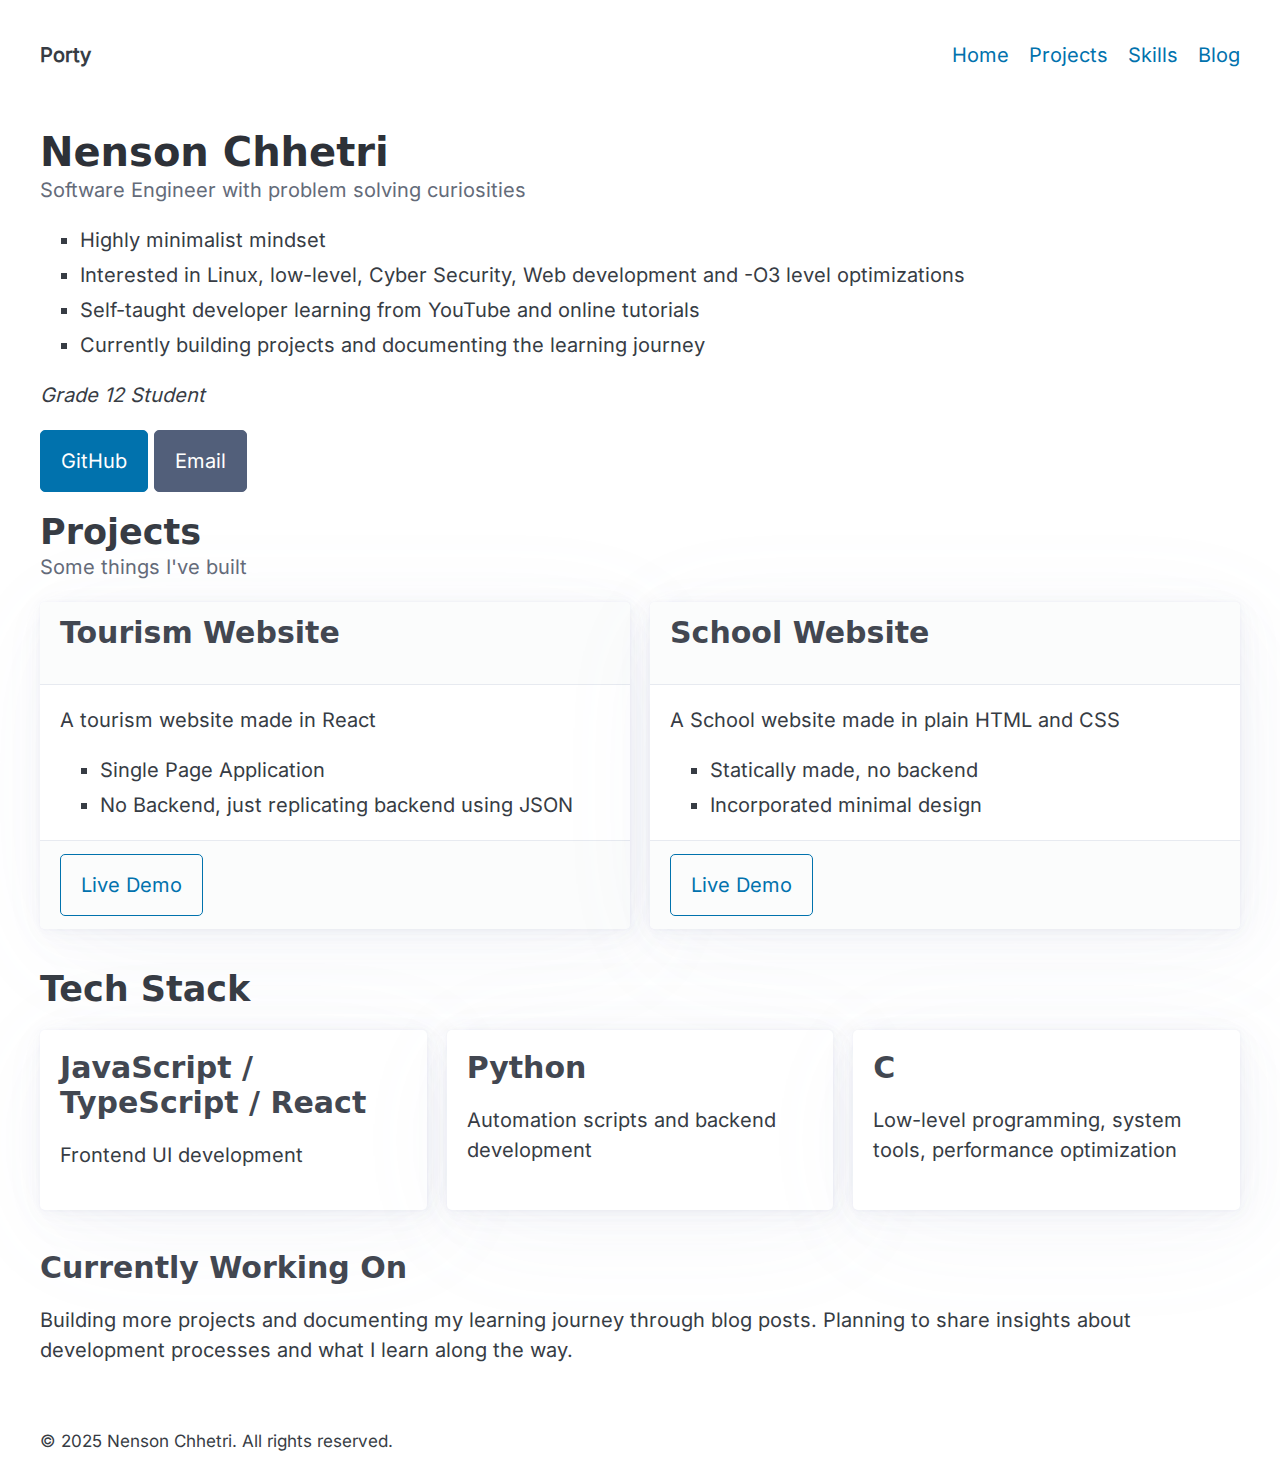
<file: index.html>
<!DOCTYPE html>
<html lang="en">
<head>
  <meta charset="UTF-8">
  <meta name="viewport" content="width=device-width, initial-scale=1.0">
  <title>Home | Nenson</title>
  <link rel="icon" type="image/x-icon" href="/static/favicon.ico">
  <link rel="stylesheet" href="css/pico.min.css">
  <link rel="stylesheet" href="css/index.css">
</head>
<body>
  <header class="container">
    <nav>
      <ul>
        <li><strong>Porty</strong></li>
      </ul>
      <ul>
        <li><a href="#hero">Home</a></li>
        <li><a href="#projects">Projects</a></li>
        <li><a href="#skills">Skills</a></li>
        <li><a href="blog/index.html">Blog</a></li>
      </ul>
    </nav>
  </header>

  <main class="container">
    <section id="hero">
      <hgroup>
        <h1>Nenson Chhetri</h1>
        <p>Software Engineer with problem solving curiosities</p>
      </hgroup>

      <ul>
        <li>Highly minimalist mindset</li>
        <li>Interested in Linux, low-level, Cyber Security, Web development and -O3 level optimizations</li>
        <li>Self-taught developer learning from YouTube and online tutorials</li>
        <li>Currently building projects and documenting the learning journey</li>
      </ul>

      <p><em>Grade 12 Student</em></p>

      <div>
        <a href="https://github.com/Nenson7" target="_blank" rel="noopener noreferrer" role="button">GitHub</a>
        <a href="mailto:nensonchhetri7@gmail.com" role="button" class="secondary">Email</a>
      </div>
    </section>

    <section id="projects">
      <hgroup>
        <h2>Projects</h2>
        <p>Some things I've built</p>
      </hgroup>

      <div class="grid">
        <article>
          <header>
            <h3>Tourism Website</h3>
          </header>
          <p>A tourism website made in React</p>
          <ul>
            <li>Single Page Application</li>
            <li>No Backend, just replicating backend using JSON</li>
          </ul>
          <footer>
            <a href="https://www.visitilamm.com" target="_blank" rel="noopener noreferrer" role="button" class="outline">Live Demo</a>
          </footer>
        </article>

        <article>
          <header>
            <h3>School Website</h3>
          </header>
          <p>A School website made in plain HTML and CSS</p>
          <ul>
            <li>Statically made, no backend</li>
            <li>Incorporated minimal design</li>
          </ul>
          <footer>
            <a href="https://nenson.pages.dev/projects/school-project/" target="_blank" rel="noopener noreferrer" role="button" class="outline">Live Demo</a>
          </footer>
        </article>
      </div>
    </section>

    <section id="skills">
      <hgroup>
        <h2>Tech Stack</h2>
      </hgroup>

      <div class="grid">
        <article>
          <h3>JavaScript / TypeScript / React</h3>
          <p>Frontend UI development</p>
        </article>

        <article>
          <h3>Python</h3>
          <p>Automation scripts and backend development</p>
        </article>

        <article>
          <h3>C</h3>
          <p>Low-level programming, system tools, performance optimization</p>
        </article>
      </div>
    </section>

    <aside>
      <h3>Currently Working On</h3>
      <p>Building more projects and documenting my learning journey through blog posts. Planning to share insights about development processes and what I learn along the way.</p>
    </aside>
  </main>

  <footer class="container">
    <small>&copy; 2025 Nenson Chhetri. All rights reserved.</small>
  </footer>

  <script>
    document.querySelectorAll('nav a[href^="#"]').forEach(anchor => {
      anchor.addEventListener('click', function (e) {
        e.preventDefault();
        const target = document.querySelector(this.getAttribute('href'));
        if (target) {
          target.scrollIntoView({
            behavior: 'smooth',
            block: 'start'
          });
        }
      });
    });
  </script>
</body>
</html>
</file>
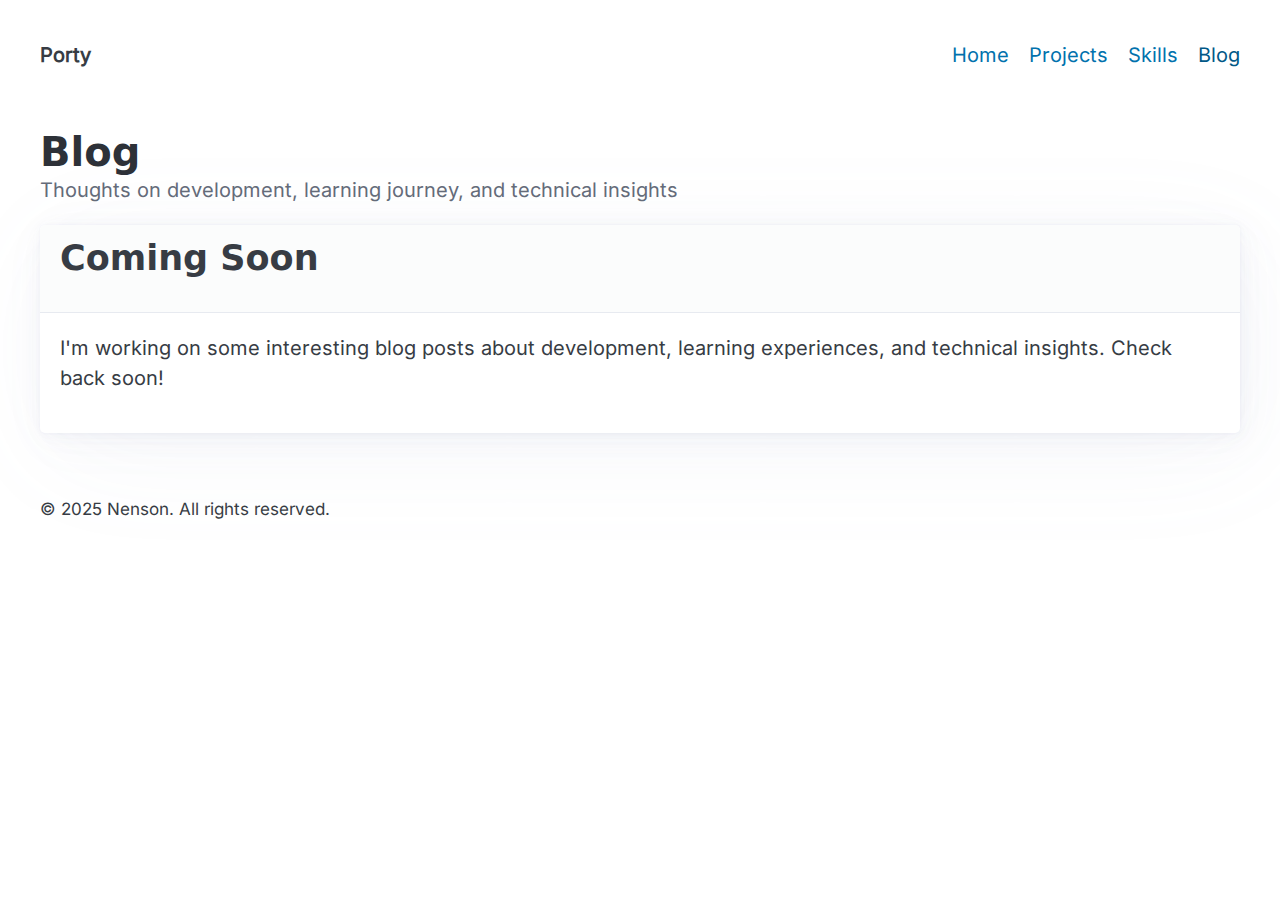
<file: blog/index.html>
<!DOCTYPE html>
<html lang="en">
<head>
  <meta charset="UTF-8">
  <meta name="viewport" content="width=device-width, initial-scale=1.0">
  <title>Blog | Nenson</title>
  <link rel="stylesheet" href="../css/pico.min.css">
  <link rel="stylesheet" href="../css/index.css">
</head>
<body>
  <header class="container">
    <nav>
      <ul>
        <li><strong>Porty</strong></li>
      </ul>
      <ul>
        <li><a href="../index.html">Home</a></li>
        <li><a href="../index.html#project">Projects</a></li>
        <li><a href="../index.html#skills">Skills</a></li>
        <li><a href="index.html" aria-current="page">Blog</a></li>
      </ul>
    </nav>
  </header>

  <main class="container">
    <section>
      <hgroup>
        <h1>Blog</h1>
        <p>Thoughts on development, learning journey, and technical insights</p>
      </hgroup>
    </section>

    <section id="blog-posts">
      <!-- Blog posts will be rendered here -->
    </section>
  </main>

  <footer class="container">
    <small>&copy; 2025 Nenson. All rights reserved.</small>
  </footer>

  <script>
 /*   const blogPosts = [
      {
        title: "Learning javascript by building a Todo-web-app",
        excerpt: "How i made a simple working todo-app for personal use with bootstrap for styling",
        date: "2025-07-21",
        tags: ["CSS", "Todo-app"],
        slug: "todo-app"
      },
    ];
 */
   const blogPosts = [];

    function formatDate(dateString) {
      const options = { year: 'numeric', month: 'long', day: 'numeric' };
      return new Date(dateString).toLocaleDateString('en-US', options);
    }

    function renderBlogPosts() {
      const postsContainer = document.getElementById('blog-posts');
      
      if (blogPosts.length === 0) {
        postsContainer.innerHTML = `
          <article>
            <header>
              <h2>Coming Soon</h2>
            </header>
            <p>I'm working on some interesting blog posts about development, learning experiences, and technical insights. Check back soon!</p>
          </article>
        `;
        return;
      }

      postsContainer.innerHTML = blogPosts.map(post => `
        <article>
          <header>
            <hgroup>
              <h2><a href="blog/${post.slug}/index.html">${post.title}</a></h2>
              <p><small>${formatDate(post.date)} • ${post.tags.join(', ')}</small></p>
            </hgroup>
          </header>
          <p>${post.excerpt}</p>
          <footer>
            <a href="blog/${post.slug}/index.html" role="button" class="outline">Read more</a>
          </footer>
        </article>
      `).join('');
    }

    document.addEventListener('DOMContentLoaded', renderBlogPosts);
  </script>
</body>
</html>
</file>
<file: css/index.css>
@font-face {
  font-family: 'Inter';
  src: url('../static/Inter-Regular.woff2') format('woff2');
  font-weight: normal;
  font-style: normal;
  font-display: swap;
}
@font-face {
  font-family: 'JetBrains';
  src: url('../static/JetBrainsMono-Regular.woff2') format('woff2');
  font-weight: normal;
  font-style: normal;
  font-display: swap;
}

body {
  font-family: 'Inter', sans-serif;
}
code,pre,kdb {
  font-family: 'JetBrains', monospace;
}
</file>
<file: css/pico.min.css>
@charset "UTF-8";/*!
 * Pico CSS ✨ v2.1.1 (https://picocss.com)
 * Copyright 2019-2025 - Licensed under MIT
 */:host,:root{--pico-font-family-emoji:"Apple Color Emoji","Segoe UI Emoji","Segoe UI Symbol","Noto Color Emoji";--pico-font-family-sans-serif:system-ui,"Segoe UI",Roboto,Oxygen,Ubuntu,Cantarell,Helvetica,Arial,"Helvetica Neue",sans-serif,var(--pico-font-family-emoji);--pico-font-family-monospace:ui-monospace,SFMono-Regular,"SF Mono",Menlo,Consolas,"Liberation Mono",monospace,var(--pico-font-family-emoji);--pico-font-family:var(--pico-font-family-sans-serif);--pico-line-height:1.5;--pico-font-weight:400;--pico-font-size:100%;--pico-text-underline-offset:0.1rem;--pico-border-radius:0.25rem;--pico-border-width:0.0625rem;--pico-outline-width:0.125rem;--pico-transition:0.2s ease-in-out;--pico-spacing:1rem;--pico-typography-spacing-vertical:1rem;--pico-block-spacing-vertical:var(--pico-spacing);--pico-block-spacing-horizontal:var(--pico-spacing);--pico-grid-column-gap:var(--pico-spacing);--pico-grid-row-gap:var(--pico-spacing);--pico-form-element-spacing-vertical:0.75rem;--pico-form-element-spacing-horizontal:1rem;--pico-group-box-shadow:0 0 0 rgba(0, 0, 0, 0);--pico-group-box-shadow-focus-with-button:0 0 0 var(--pico-outline-width) var(--pico-primary-focus);--pico-group-box-shadow-focus-with-input:0 0 0 0.0625rem var(--pico-form-element-border-color);--pico-modal-overlay-backdrop-filter:blur(0.375rem);--pico-nav-element-spacing-vertical:1rem;--pico-nav-element-spacing-horizontal:0.5rem;--pico-nav-link-spacing-vertical:0.5rem;--pico-nav-link-spacing-horizontal:0.5rem;--pico-nav-breadcrumb-divider:">";--pico-icon-checkbox:url("data:image/svg+xml,%3Csvg xmlns='http://www.w3.org/2000/svg' width='24' height='24' viewBox='0 0 24 24' fill='none' stroke='rgb(255, 255, 255)' stroke-width='4' stroke-linecap='round' stroke-linejoin='round'%3E%3Cpolyline points='20 6 9 17 4 12'%3E%3C/polyline%3E%3C/svg%3E");--pico-icon-minus:url("data:image/svg+xml,%3Csvg xmlns='http://www.w3.org/2000/svg' width='24' height='24' viewBox='0 0 24 24' fill='none' stroke='rgb(255, 255, 255)' stroke-width='4' stroke-linecap='round' stroke-linejoin='round'%3E%3Cline x1='5' y1='12' x2='19' y2='12'%3E%3C/line%3E%3C/svg%3E");--pico-icon-chevron:url("data:image/svg+xml,%3Csvg xmlns='http://www.w3.org/2000/svg' width='24' height='24' viewBox='0 0 24 24' fill='none' stroke='rgb(136, 145, 164)' stroke-width='2' stroke-linecap='round' stroke-linejoin='round'%3E%3Cpolyline points='6 9 12 15 18 9'%3E%3C/polyline%3E%3C/svg%3E");--pico-icon-date:url("data:image/svg+xml,%3Csvg xmlns='http://www.w3.org/2000/svg' width='24' height='24' viewBox='0 0 24 24' fill='none' stroke='rgb(136, 145, 164)' stroke-width='2' stroke-linecap='round' stroke-linejoin='round'%3E%3Crect x='3' y='4' width='18' height='18' rx='2' ry='2'%3E%3C/rect%3E%3Cline x1='16' y1='2' x2='16' y2='6'%3E%3C/line%3E%3Cline x1='8' y1='2' x2='8' y2='6'%3E%3C/line%3E%3Cline x1='3' y1='10' x2='21' y2='10'%3E%3C/line%3E%3C/svg%3E");--pico-icon-time:url("data:image/svg+xml,%3Csvg xmlns='http://www.w3.org/2000/svg' width='24' height='24' viewBox='0 0 24 24' fill='none' stroke='rgb(136, 145, 164)' stroke-width='2' stroke-linecap='round' stroke-linejoin='round'%3E%3Ccircle cx='12' cy='12' r='10'%3E%3C/circle%3E%3Cpolyline points='12 6 12 12 16 14'%3E%3C/polyline%3E%3C/svg%3E");--pico-icon-search:url("data:image/svg+xml,%3Csvg xmlns='http://www.w3.org/2000/svg' width='24' height='24' viewBox='0 0 24 24' fill='none' stroke='rgb(136, 145, 164)' stroke-width='1.5' stroke-linecap='round' stroke-linejoin='round'%3E%3Ccircle cx='11' cy='11' r='8'%3E%3C/circle%3E%3Cline x1='21' y1='21' x2='16.65' y2='16.65'%3E%3C/line%3E%3C/svg%3E");--pico-icon-close:url("data:image/svg+xml,%3Csvg xmlns='http://www.w3.org/2000/svg' width='24' height='24' viewBox='0 0 24 24' fill='none' stroke='rgb(136, 145, 164)' stroke-width='3' stroke-linecap='round' stroke-linejoin='round'%3E%3Cline x1='18' y1='6' x2='6' y2='18'%3E%3C/line%3E%3Cline x1='6' y1='6' x2='18' y2='18'%3E%3C/line%3E%3C/svg%3E");--pico-icon-loading:url("data:image/svg+xml,%3Csvg fill='none' height='24' width='24' viewBox='0 0 24 24' xmlns='http://www.w3.org/2000/svg' %3E%3Cstyle%3E g %7B animation: rotate 2s linear infinite; transform-origin: center center; %7D circle %7B stroke-dasharray: 75,100; stroke-dashoffset: -5; animation: dash 1.5s ease-in-out infinite; stroke-linecap: round; %7D @keyframes rotate %7B 0%25 %7B transform: rotate(0deg); %7D 100%25 %7B transform: rotate(360deg); %7D %7D @keyframes dash %7B 0%25 %7B stroke-dasharray: 1,100; stroke-dashoffset: 0; %7D 50%25 %7B stroke-dasharray: 44.5,100; stroke-dashoffset: -17.5; %7D 100%25 %7B stroke-dasharray: 44.5,100; stroke-dashoffset: -62; %7D %7D %3C/style%3E%3Cg%3E%3Ccircle cx='12' cy='12' r='10' fill='none' stroke='rgb(136, 145, 164)' stroke-width='4' /%3E%3C/g%3E%3C/svg%3E")}@media (min-width:576px){:host,:root{--pico-font-size:106.25%}}@media (min-width:768px){:host,:root{--pico-font-size:112.5%}}@media (min-width:1024px){:host,:root{--pico-font-size:118.75%}}@media (min-width:1280px){:host,:root{--pico-font-size:125%}}@media (min-width:1536px){:host,:root{--pico-font-size:131.25%}}a{--pico-text-decoration:underline}a.contrast,a.secondary{--pico-text-decoration:underline}small{--pico-font-size:0.875em}h1,h2,h3,h4,h5,h6{--pico-font-weight:700}h1{--pico-font-size:2rem;--pico-line-height:1.125;--pico-typography-spacing-top:3rem}h2{--pico-font-size:1.75rem;--pico-line-height:1.15;--pico-typography-spacing-top:2.625rem}h3{--pico-font-size:1.5rem;--pico-line-height:1.175;--pico-typography-spacing-top:2.25rem}h4{--pico-font-size:1.25rem;--pico-line-height:1.2;--pico-typography-spacing-top:1.874rem}h5{--pico-font-size:1.125rem;--pico-line-height:1.225;--pico-typography-spacing-top:1.6875rem}h6{--pico-font-size:1rem;--pico-line-height:1.25;--pico-typography-spacing-top:1.5rem}tfoot td,tfoot th,thead td,thead th{--pico-font-weight:600;--pico-border-width:0.1875rem}code,kbd,pre,samp{--pico-font-family:var(--pico-font-family-monospace)}kbd{--pico-font-weight:bolder}:where(select,textarea),input:not([type=submit],[type=button],[type=reset],[type=checkbox],[type=radio],[type=file]){--pico-outline-width:0.0625rem}[type=search]{--pico-border-radius:5rem}[type=checkbox],[type=radio]{--pico-border-width:0.125rem}[type=checkbox][role=switch]{--pico-border-width:0.1875rem}details.dropdown summary:not([role=button]){--pico-outline-width:0.0625rem}nav details.dropdown summary:focus-visible{--pico-outline-width:0.125rem}[role=search]{--pico-border-radius:5rem}[role=group]:has(button.secondary:focus,[type=submit].secondary:focus,[type=button].secondary:focus,[role=button].secondary:focus),[role=search]:has(button.secondary:focus,[type=submit].secondary:focus,[type=button].secondary:focus,[role=button].secondary:focus){--pico-group-box-shadow-focus-with-button:0 0 0 var(--pico-outline-width) var(--pico-secondary-focus)}[role=group]:has(button.contrast:focus,[type=submit].contrast:focus,[type=button].contrast:focus,[role=button].contrast:focus),[role=search]:has(button.contrast:focus,[type=submit].contrast:focus,[type=button].contrast:focus,[role=button].contrast:focus){--pico-group-box-shadow-focus-with-button:0 0 0 var(--pico-outline-width) var(--pico-contrast-focus)}[role=group] [role=button],[role=group] [type=button],[role=group] [type=submit],[role=group] button,[role=search] [role=button],[role=search] [type=button],[role=search] [type=submit],[role=search] button{--pico-form-element-spacing-horizontal:2rem}details summary[role=button]:not(.outline)::after{filter:brightness(0) invert(1)}[aria-busy=true]:not(input,select,textarea):is(button,[type=submit],[type=button],[type=reset],[role=button]):not(.outline)::before{filter:brightness(0) invert(1)}:host(:not([data-theme=dark])),:root:not([data-theme=dark]),[data-theme=light]{color-scheme:light;--pico-background-color:#fff;--pico-color:#373c44;--pico-text-selection-color:rgba(2, 154, 232, 0.25);--pico-muted-color:#646b79;--pico-muted-border-color:rgb(231, 234, 239.5);--pico-primary:#0172ad;--pico-primary-background:#0172ad;--pico-primary-border:var(--pico-primary-background);--pico-primary-underline:rgba(1, 114, 173, 0.5);--pico-primary-hover:#015887;--pico-primary-hover-background:#02659a;--pico-primary-hover-border:var(--pico-primary-hover-background);--pico-primary-hover-underline:var(--pico-primary-hover);--pico-primary-focus:rgba(2, 154, 232, 0.5);--pico-primary-inverse:#fff;--pico-secondary:#5d6b89;--pico-secondary-background:#525f7a;--pico-secondary-border:var(--pico-secondary-background);--pico-secondary-underline:rgba(93, 107, 137, 0.5);--pico-secondary-hover:#48536b;--pico-secondary-hover-background:#48536b;--pico-secondary-hover-border:var(--pico-secondary-hover-background);--pico-secondary-hover-underline:var(--pico-secondary-hover);--pico-secondary-focus:rgba(93, 107, 137, 0.25);--pico-secondary-inverse:#fff;--pico-contrast:#181c25;--pico-contrast-background:#181c25;--pico-contrast-border:var(--pico-contrast-background);--pico-contrast-underline:rgba(24, 28, 37, 0.5);--pico-contrast-hover:#000;--pico-contrast-hover-background:#000;--pico-contrast-hover-border:var(--pico-contrast-hover-background);--pico-contrast-hover-underline:var(--pico-secondary-hover);--pico-contrast-focus:rgba(93, 107, 137, 0.25);--pico-contrast-inverse:#fff;--pico-box-shadow:0.0145rem 0.029rem 0.174rem rgba(129, 145, 181, 0.01698),0.0335rem 0.067rem 0.402rem rgba(129, 145, 181, 0.024),0.0625rem 0.125rem 0.75rem rgba(129, 145, 181, 0.03),0.1125rem 0.225rem 1.35rem rgba(129, 145, 181, 0.036),0.2085rem 0.417rem 2.502rem rgba(129, 145, 181, 0.04302),0.5rem 1rem 6rem rgba(129, 145, 181, 0.06),0 0 0 0.0625rem rgba(129, 145, 181, 0.015);--pico-h1-color:#2d3138;--pico-h2-color:#373c44;--pico-h3-color:#424751;--pico-h4-color:#4d535e;--pico-h5-color:#5c6370;--pico-h6-color:#646b79;--pico-mark-background-color:rgb(252.5, 230.5, 191.5);--pico-mark-color:#0f1114;--pico-ins-color:rgb(28.5, 105.5, 84);--pico-del-color:rgb(136, 56.5, 53);--pico-blockquote-border-color:var(--pico-muted-border-color);--pico-blockquote-footer-color:var(--pico-muted-color);--pico-button-box-shadow:0 0 0 rgba(0, 0, 0, 0);--pico-button-hover-box-shadow:0 0 0 rgba(0, 0, 0, 0);--pico-table-border-color:var(--pico-muted-border-color);--pico-table-row-stripped-background-color:rgba(111, 120, 135, 0.0375);--pico-code-background-color:rgb(243, 244.5, 246.75);--pico-code-color:#646b79;--pico-code-kbd-background-color:var(--pico-color);--pico-code-kbd-color:var(--pico-background-color);--pico-form-element-background-color:rgb(251, 251.5, 252.25);--pico-form-element-selected-background-color:#dfe3eb;--pico-form-element-border-color:#cfd5e2;--pico-form-element-color:#23262c;--pico-form-element-placeholder-color:var(--pico-muted-color);--pico-form-element-active-background-color:#fff;--pico-form-element-active-border-color:var(--pico-primary-border);--pico-form-element-focus-color:var(--pico-primary-border);--pico-form-element-disabled-opacity:0.5;--pico-form-element-invalid-border-color:rgb(183.5, 105.5, 106.5);--pico-form-element-invalid-active-border-color:rgb(200.25, 79.25, 72.25);--pico-form-element-invalid-focus-color:var(--pico-form-element-invalid-active-border-color);--pico-form-element-valid-border-color:rgb(76, 154.5, 137.5);--pico-form-element-valid-active-border-color:rgb(39, 152.75, 118.75);--pico-form-element-valid-focus-color:var(--pico-form-element-valid-active-border-color);--pico-switch-background-color:#bfc7d9;--pico-switch-checked-background-color:var(--pico-primary-background);--pico-switch-color:#fff;--pico-switch-thumb-box-shadow:0 0 0 rgba(0, 0, 0, 0);--pico-range-border-color:#dfe3eb;--pico-range-active-border-color:#bfc7d9;--pico-range-thumb-border-color:var(--pico-background-color);--pico-range-thumb-color:var(--pico-secondary-background);--pico-range-thumb-active-color:var(--pico-primary-background);--pico-accordion-border-color:var(--pico-muted-border-color);--pico-accordion-active-summary-color:var(--pico-primary-hover);--pico-accordion-close-summary-color:var(--pico-color);--pico-accordion-open-summary-color:var(--pico-muted-color);--pico-card-background-color:var(--pico-background-color);--pico-card-border-color:var(--pico-muted-border-color);--pico-card-box-shadow:var(--pico-box-shadow);--pico-card-sectioning-background-color:rgb(251, 251.5, 252.25);--pico-dropdown-background-color:#fff;--pico-dropdown-border-color:#eff1f4;--pico-dropdown-box-shadow:var(--pico-box-shadow);--pico-dropdown-color:var(--pico-color);--pico-dropdown-hover-background-color:#eff1f4;--pico-loading-spinner-opacity:0.5;--pico-modal-overlay-background-color:rgba(232, 234, 237, 0.75);--pico-progress-background-color:#dfe3eb;--pico-progress-color:var(--pico-primary-background);--pico-tooltip-background-color:var(--pico-contrast-background);--pico-tooltip-color:var(--pico-contrast-inverse);--pico-icon-valid:url("data:image/svg+xml,%3Csvg xmlns='http://www.w3.org/2000/svg' width='24' height='24' viewBox='0 0 24 24' fill='none' stroke='rgb(76, 154.5, 137.5)' stroke-width='2' stroke-linecap='round' stroke-linejoin='round'%3E%3Cpolyline points='20 6 9 17 4 12'%3E%3C/polyline%3E%3C/svg%3E");--pico-icon-invalid:url("data:image/svg+xml,%3Csvg xmlns='http://www.w3.org/2000/svg' width='24' height='24' viewBox='0 0 24 24' fill='none' stroke='rgb(200.25, 79.25, 72.25)' stroke-width='2' stroke-linecap='round' stroke-linejoin='round'%3E%3Ccircle cx='12' cy='12' r='10'%3E%3C/circle%3E%3Cline x1='12' y1='8' x2='12' y2='12'%3E%3C/line%3E%3Cline x1='12' y1='16' x2='12.01' y2='16'%3E%3C/line%3E%3C/svg%3E")}:host(:not([data-theme=dark])) input:is([type=submit],[type=button],[type=reset],[type=checkbox],[type=radio],[type=file]),:root:not([data-theme=dark]) input:is([type=submit],[type=button],[type=reset],[type=checkbox],[type=radio],[type=file]),[data-theme=light] input:is([type=submit],[type=button],[type=reset],[type=checkbox],[type=radio],[type=file]){--pico-form-element-focus-color:var(--pico-primary-focus)}@media only screen and (prefers-color-scheme:dark){:host(:not([data-theme])),:root:not([data-theme]){color-scheme:dark;--pico-background-color:rgb(19, 22.5, 30.5);--pico-color:#c2c7d0;--pico-text-selection-color:rgba(1, 170, 255, 0.1875);--pico-muted-color:#7b8495;--pico-muted-border-color:#202632;--pico-primary:#01aaff;--pico-primary-background:#0172ad;--pico-primary-border:var(--pico-primary-background);--pico-primary-underline:rgba(1, 170, 255, 0.5);--pico-primary-hover:#79c0ff;--pico-primary-hover-background:#017fc0;--pico-primary-hover-border:var(--pico-primary-hover-background);--pico-primary-hover-underline:var(--pico-primary-hover);--pico-primary-focus:rgba(1, 170, 255, 0.375);--pico-primary-inverse:#fff;--pico-secondary:#969eaf;--pico-secondary-background:#525f7a;--pico-secondary-border:var(--pico-secondary-background);--pico-secondary-underline:rgba(150, 158, 175, 0.5);--pico-secondary-hover:#b3b9c5;--pico-secondary-hover-background:#5d6b89;--pico-secondary-hover-border:var(--pico-secondary-hover-background);--pico-secondary-hover-underline:var(--pico-secondary-hover);--pico-secondary-focus:rgba(144, 158, 190, 0.25);--pico-secondary-inverse:#fff;--pico-contrast:#dfe3eb;--pico-contrast-background:#eff1f4;--pico-contrast-border:var(--pico-contrast-background);--pico-contrast-underline:rgba(223, 227, 235, 0.5);--pico-contrast-hover:#fff;--pico-contrast-hover-background:#fff;--pico-contrast-hover-border:var(--pico-contrast-hover-background);--pico-contrast-hover-underline:var(--pico-contrast-hover);--pico-contrast-focus:rgba(207, 213, 226, 0.25);--pico-contrast-inverse:#000;--pico-box-shadow:0.0145rem 0.029rem 0.174rem rgba(7, 8.5, 12, 0.01698),0.0335rem 0.067rem 0.402rem rgba(7, 8.5, 12, 0.024),0.0625rem 0.125rem 0.75rem rgba(7, 8.5, 12, 0.03),0.1125rem 0.225rem 1.35rem rgba(7, 8.5, 12, 0.036),0.2085rem 0.417rem 2.502rem rgba(7, 8.5, 12, 0.04302),0.5rem 1rem 6rem rgba(7, 8.5, 12, 0.06),0 0 0 0.0625rem rgba(7, 8.5, 12, 0.015);--pico-h1-color:#f0f1f3;--pico-h2-color:#e0e3e7;--pico-h3-color:#c2c7d0;--pico-h4-color:#b3b9c5;--pico-h5-color:#a4acba;--pico-h6-color:#8891a4;--pico-mark-background-color:#014063;--pico-mark-color:#fff;--pico-ins-color:#62af9a;--pico-del-color:rgb(205.5, 126, 123);--pico-blockquote-border-color:var(--pico-muted-border-color);--pico-blockquote-footer-color:var(--pico-muted-color);--pico-button-box-shadow:0 0 0 rgba(0, 0, 0, 0);--pico-button-hover-box-shadow:0 0 0 rgba(0, 0, 0, 0);--pico-table-border-color:var(--pico-muted-border-color);--pico-table-row-stripped-background-color:rgba(111, 120, 135, 0.0375);--pico-code-background-color:rgb(26, 30.5, 40.25);--pico-code-color:#8891a4;--pico-code-kbd-background-color:var(--pico-color);--pico-code-kbd-color:var(--pico-background-color);--pico-form-element-background-color:rgb(28, 33, 43.5);--pico-form-element-selected-background-color:#2a3140;--pico-form-element-border-color:#2a3140;--pico-form-element-color:#e0e3e7;--pico-form-element-placeholder-color:#8891a4;--pico-form-element-active-background-color:rgb(26, 30.5, 40.25);--pico-form-element-active-border-color:var(--pico-primary-border);--pico-form-element-focus-color:var(--pico-primary-border);--pico-form-element-disabled-opacity:0.5;--pico-form-element-invalid-border-color:rgb(149.5, 74, 80);--pico-form-element-invalid-active-border-color:rgb(183.25, 63.5, 59);--pico-form-element-invalid-focus-color:var(--pico-form-element-invalid-active-border-color);--pico-form-element-valid-border-color:#2a7b6f;--pico-form-element-valid-active-border-color:rgb(22, 137, 105.5);--pico-form-element-valid-focus-color:var(--pico-form-element-valid-active-border-color);--pico-switch-background-color:#333c4e;--pico-switch-checked-background-color:var(--pico-primary-background);--pico-switch-color:#fff;--pico-switch-thumb-box-shadow:0 0 0 rgba(0, 0, 0, 0);--pico-range-border-color:#202632;--pico-range-active-border-color:#2a3140;--pico-range-thumb-border-color:var(--pico-background-color);--pico-range-thumb-color:var(--pico-secondary-background);--pico-range-thumb-active-color:var(--pico-primary-background);--pico-accordion-border-color:var(--pico-muted-border-color);--pico-accordion-active-summary-color:var(--pico-primary-hover);--pico-accordion-close-summary-color:var(--pico-color);--pico-accordion-open-summary-color:var(--pico-muted-color);--pico-card-background-color:#181c25;--pico-card-border-color:var(--pico-card-background-color);--pico-card-box-shadow:var(--pico-box-shadow);--pico-card-sectioning-background-color:rgb(26, 30.5, 40.25);--pico-dropdown-background-color:#181c25;--pico-dropdown-border-color:#202632;--pico-dropdown-box-shadow:var(--pico-box-shadow);--pico-dropdown-color:var(--pico-color);--pico-dropdown-hover-background-color:#202632;--pico-loading-spinner-opacity:0.5;--pico-modal-overlay-background-color:rgba(7.5, 8.5, 10, 0.75);--pico-progress-background-color:#202632;--pico-progress-color:var(--pico-primary-background);--pico-tooltip-background-color:var(--pico-contrast-background);--pico-tooltip-color:var(--pico-contrast-inverse);--pico-icon-valid:url("data:image/svg+xml,%3Csvg xmlns='http://www.w3.org/2000/svg' width='24' height='24' viewBox='0 0 24 24' fill='none' stroke='rgb(42, 123, 111)' stroke-width='2' stroke-linecap='round' stroke-linejoin='round'%3E%3Cpolyline points='20 6 9 17 4 12'%3E%3C/polyline%3E%3C/svg%3E");--pico-icon-invalid:url("data:image/svg+xml,%3Csvg xmlns='http://www.w3.org/2000/svg' width='24' height='24' viewBox='0 0 24 24' fill='none' stroke='rgb(149.5, 74, 80)' stroke-width='2' stroke-linecap='round' stroke-linejoin='round'%3E%3Ccircle cx='12' cy='12' r='10'%3E%3C/circle%3E%3Cline x1='12' y1='8' x2='12' y2='12'%3E%3C/line%3E%3Cline x1='12' y1='16' x2='12.01' y2='16'%3E%3C/line%3E%3C/svg%3E")}:host(:not([data-theme])) input:is([type=submit],[type=button],[type=reset],[type=checkbox],[type=radio],[type=file]),:root:not([data-theme]) input:is([type=submit],[type=button],[type=reset],[type=checkbox],[type=radio],[type=file]){--pico-form-element-focus-color:var(--pico-primary-focus)}:host(:not([data-theme])) details summary[role=button].contrast:not(.outline)::after,:root:not([data-theme]) details summary[role=button].contrast:not(.outline)::after{filter:brightness(0)}:host(:not([data-theme])) [aria-busy=true]:not(input,select,textarea).contrast:is(button,[type=submit],[type=button],[type=reset],[role=button]):not(.outline)::before,:root:not([data-theme]) [aria-busy=true]:not(input,select,textarea).contrast:is(button,[type=submit],[type=button],[type=reset],[role=button]):not(.outline)::before{filter:brightness(0)}}[data-theme=dark]{color-scheme:dark;--pico-background-color:rgb(19, 22.5, 30.5);--pico-color:#c2c7d0;--pico-text-selection-color:rgba(1, 170, 255, 0.1875);--pico-muted-color:#7b8495;--pico-muted-border-color:#202632;--pico-primary:#01aaff;--pico-primary-background:#0172ad;--pico-primary-border:var(--pico-primary-background);--pico-primary-underline:rgba(1, 170, 255, 0.5);--pico-primary-hover:#79c0ff;--pico-primary-hover-background:#017fc0;--pico-primary-hover-border:var(--pico-primary-hover-background);--pico-primary-hover-underline:var(--pico-primary-hover);--pico-primary-focus:rgba(1, 170, 255, 0.375);--pico-primary-inverse:#fff;--pico-secondary:#969eaf;--pico-secondary-background:#525f7a;--pico-secondary-border:var(--pico-secondary-background);--pico-secondary-underline:rgba(150, 158, 175, 0.5);--pico-secondary-hover:#b3b9c5;--pico-secondary-hover-background:#5d6b89;--pico-secondary-hover-border:var(--pico-secondary-hover-background);--pico-secondary-hover-underline:var(--pico-secondary-hover);--pico-secondary-focus:rgba(144, 158, 190, 0.25);--pico-secondary-inverse:#fff;--pico-contrast:#dfe3eb;--pico-contrast-background:#eff1f4;--pico-contrast-border:var(--pico-contrast-background);--pico-contrast-underline:rgba(223, 227, 235, 0.5);--pico-contrast-hover:#fff;--pico-contrast-hover-background:#fff;--pico-contrast-hover-border:var(--pico-contrast-hover-background);--pico-contrast-hover-underline:var(--pico-contrast-hover);--pico-contrast-focus:rgba(207, 213, 226, 0.25);--pico-contrast-inverse:#000;--pico-box-shadow:0.0145rem 0.029rem 0.174rem rgba(7, 8.5, 12, 0.01698),0.0335rem 0.067rem 0.402rem rgba(7, 8.5, 12, 0.024),0.0625rem 0.125rem 0.75rem rgba(7, 8.5, 12, 0.03),0.1125rem 0.225rem 1.35rem rgba(7, 8.5, 12, 0.036),0.2085rem 0.417rem 2.502rem rgba(7, 8.5, 12, 0.04302),0.5rem 1rem 6rem rgba(7, 8.5, 12, 0.06),0 0 0 0.0625rem rgba(7, 8.5, 12, 0.015);--pico-h1-color:#f0f1f3;--pico-h2-color:#e0e3e7;--pico-h3-color:#c2c7d0;--pico-h4-color:#b3b9c5;--pico-h5-color:#a4acba;--pico-h6-color:#8891a4;--pico-mark-background-color:#014063;--pico-mark-color:#fff;--pico-ins-color:#62af9a;--pico-del-color:rgb(205.5, 126, 123);--pico-blockquote-border-color:var(--pico-muted-border-color);--pico-blockquote-footer-color:var(--pico-muted-color);--pico-button-box-shadow:0 0 0 rgba(0, 0, 0, 0);--pico-button-hover-box-shadow:0 0 0 rgba(0, 0, 0, 0);--pico-table-border-color:var(--pico-muted-border-color);--pico-table-row-stripped-background-color:rgba(111, 120, 135, 0.0375);--pico-code-background-color:rgb(26, 30.5, 40.25);--pico-code-color:#8891a4;--pico-code-kbd-background-color:var(--pico-color);--pico-code-kbd-color:var(--pico-background-color);--pico-form-element-background-color:rgb(28, 33, 43.5);--pico-form-element-selected-background-color:#2a3140;--pico-form-element-border-color:#2a3140;--pico-form-element-color:#e0e3e7;--pico-form-element-placeholder-color:#8891a4;--pico-form-element-active-background-color:rgb(26, 30.5, 40.25);--pico-form-element-active-border-color:var(--pico-primary-border);--pico-form-element-focus-color:var(--pico-primary-border);--pico-form-element-disabled-opacity:0.5;--pico-form-element-invalid-border-color:rgb(149.5, 74, 80);--pico-form-element-invalid-active-border-color:rgb(183.25, 63.5, 59);--pico-form-element-invalid-focus-color:var(--pico-form-element-invalid-active-border-color);--pico-form-element-valid-border-color:#2a7b6f;--pico-form-element-valid-active-border-color:rgb(22, 137, 105.5);--pico-form-element-valid-focus-color:var(--pico-form-element-valid-active-border-color);--pico-switch-background-color:#333c4e;--pico-switch-checked-background-color:var(--pico-primary-background);--pico-switch-color:#fff;--pico-switch-thumb-box-shadow:0 0 0 rgba(0, 0, 0, 0);--pico-range-border-color:#202632;--pico-range-active-border-color:#2a3140;--pico-range-thumb-border-color:var(--pico-background-color);--pico-range-thumb-color:var(--pico-secondary-background);--pico-range-thumb-active-color:var(--pico-primary-background);--pico-accordion-border-color:var(--pico-muted-border-color);--pico-accordion-active-summary-color:var(--pico-primary-hover);--pico-accordion-close-summary-color:var(--pico-color);--pico-accordion-open-summary-color:var(--pico-muted-color);--pico-card-background-color:#181c25;--pico-card-border-color:var(--pico-card-background-color);--pico-card-box-shadow:var(--pico-box-shadow);--pico-card-sectioning-background-color:rgb(26, 30.5, 40.25);--pico-dropdown-background-color:#181c25;--pico-dropdown-border-color:#202632;--pico-dropdown-box-shadow:var(--pico-box-shadow);--pico-dropdown-color:var(--pico-color);--pico-dropdown-hover-background-color:#202632;--pico-loading-spinner-opacity:0.5;--pico-modal-overlay-background-color:rgba(7.5, 8.5, 10, 0.75);--pico-progress-background-color:#202632;--pico-progress-color:var(--pico-primary-background);--pico-tooltip-background-color:var(--pico-contrast-background);--pico-tooltip-color:var(--pico-contrast-inverse);--pico-icon-valid:url("data:image/svg+xml,%3Csvg xmlns='http://www.w3.org/2000/svg' width='24' height='24' viewBox='0 0 24 24' fill='none' stroke='rgb(42, 123, 111)' stroke-width='2' stroke-linecap='round' stroke-linejoin='round'%3E%3Cpolyline points='20 6 9 17 4 12'%3E%3C/polyline%3E%3C/svg%3E");--pico-icon-invalid:url("data:image/svg+xml,%3Csvg xmlns='http://www.w3.org/2000/svg' width='24' height='24' viewBox='0 0 24 24' fill='none' stroke='rgb(149.5, 74, 80)' stroke-width='2' stroke-linecap='round' stroke-linejoin='round'%3E%3Ccircle cx='12' cy='12' r='10'%3E%3C/circle%3E%3Cline x1='12' y1='8' x2='12' y2='12'%3E%3C/line%3E%3Cline x1='12' y1='16' x2='12.01' y2='16'%3E%3C/line%3E%3C/svg%3E")}[data-theme=dark] input:is([type=submit],[type=button],[type=reset],[type=checkbox],[type=radio],[type=file]){--pico-form-element-focus-color:var(--pico-primary-focus)}[data-theme=dark] details summary[role=button].contrast:not(.outline)::after{filter:brightness(0)}[data-theme=dark] [aria-busy=true]:not(input,select,textarea).contrast:is(button,[type=submit],[type=button],[type=reset],[role=button]):not(.outline)::before{filter:brightness(0)}[type=checkbox],[type=radio],[type=range],progress{accent-color:var(--pico-primary)}*,::after,::before{box-sizing:border-box;background-repeat:no-repeat}::after,::before{text-decoration:inherit;vertical-align:inherit}:where(:host),:where(:root){-webkit-tap-highlight-color:transparent;-webkit-text-size-adjust:100%;-moz-text-size-adjust:100%;text-size-adjust:100%;background-color:var(--pico-background-color);color:var(--pico-color);font-weight:var(--pico-font-weight);font-size:var(--pico-font-size);line-height:var(--pico-line-height);font-family:var(--pico-font-family);text-underline-offset:var(--pico-text-underline-offset);text-rendering:optimizeLegibility;overflow-wrap:break-word;-moz-tab-size:4;-o-tab-size:4;tab-size:4}body{width:100%;margin:0}main{display:block}body>footer,body>header,body>main{padding-block:var(--pico-block-spacing-vertical)}section{margin-bottom:var(--pico-block-spacing-vertical)}.container,.container-fluid{width:100%;margin-right:auto;margin-left:auto;padding-right:var(--pico-spacing);padding-left:var(--pico-spacing)}@media (min-width:576px){.container{max-width:510px;padding-right:0;padding-left:0}}@media (min-width:768px){.container{max-width:700px}}@media (min-width:1024px){.container{max-width:950px}}@media (min-width:1280px){.container{max-width:1200px}}@media (min-width:1536px){.container{max-width:1450px}}.grid{grid-column-gap:var(--pico-grid-column-gap);grid-row-gap:var(--pico-grid-row-gap);display:grid;grid-template-columns:1fr}@media (min-width:768px){.grid{grid-template-columns:repeat(auto-fit,minmax(0%,1fr))}}.grid>*{min-width:0}.overflow-auto{overflow:auto}b,strong{font-weight:bolder}sub,sup{position:relative;font-size:.75em;line-height:0;vertical-align:baseline}sub{bottom:-.25em}sup{top:-.5em}address,blockquote,dl,ol,p,pre,table,ul{margin-top:0;margin-bottom:var(--pico-typography-spacing-vertical);color:var(--pico-color);font-style:normal;font-weight:var(--pico-font-weight)}h1,h2,h3,h4,h5,h6{margin-top:0;margin-bottom:var(--pico-typography-spacing-vertical);color:var(--pico-color);font-weight:var(--pico-font-weight);font-size:var(--pico-font-size);line-height:var(--pico-line-height);font-family:var(--pico-font-family)}h1{--pico-color:var(--pico-h1-color)}h2{--pico-color:var(--pico-h2-color)}h3{--pico-color:var(--pico-h3-color)}h4{--pico-color:var(--pico-h4-color)}h5{--pico-color:var(--pico-h5-color)}h6{--pico-color:var(--pico-h6-color)}:where(article,address,blockquote,dl,figure,form,ol,p,pre,table,ul)~:is(h1,h2,h3,h4,h5,h6){margin-top:var(--pico-typography-spacing-top)}p{margin-bottom:var(--pico-typography-spacing-vertical)}hgroup{margin-bottom:var(--pico-typography-spacing-vertical)}hgroup>*{margin-top:0;margin-bottom:0}hgroup>:not(:first-child):last-child{--pico-color:var(--pico-muted-color);--pico-font-weight:unset;font-size:1rem}:where(ol,ul) li{margin-bottom:calc(var(--pico-typography-spacing-vertical) * .25)}:where(dl,ol,ul) :where(dl,ol,ul){margin:0;margin-top:calc(var(--pico-typography-spacing-vertical) * .25)}ul li{list-style:square}mark{padding:.125rem .25rem;background-color:var(--pico-mark-background-color);color:var(--pico-mark-color);vertical-align:baseline}blockquote{display:block;margin:var(--pico-typography-spacing-vertical) 0;padding:var(--pico-spacing);border-right:none;border-left:.25rem solid var(--pico-blockquote-border-color);border-inline-start:0.25rem solid var(--pico-blockquote-border-color);border-inline-end:none}blockquote footer{margin-top:calc(var(--pico-typography-spacing-vertical) * .5);color:var(--pico-blockquote-footer-color)}abbr[title]{border-bottom:1px dotted;text-decoration:none;cursor:help}ins{color:var(--pico-ins-color);text-decoration:none}del{color:var(--pico-del-color)}::-moz-selection{background-color:var(--pico-text-selection-color)}::selection{background-color:var(--pico-text-selection-color)}:where(a:not([role=button])),[role=link]{--pico-color:var(--pico-primary);--pico-background-color:transparent;--pico-underline:var(--pico-primary-underline);outline:0;background-color:var(--pico-background-color);color:var(--pico-color);-webkit-text-decoration:var(--pico-text-decoration);text-decoration:var(--pico-text-decoration);text-decoration-color:var(--pico-underline);text-underline-offset:0.125em;transition:background-color var(--pico-transition),color var(--pico-transition),box-shadow var(--pico-transition),-webkit-text-decoration var(--pico-transition);transition:background-color var(--pico-transition),color var(--pico-transition),text-decoration var(--pico-transition),box-shadow var(--pico-transition);transition:background-color var(--pico-transition),color var(--pico-transition),text-decoration var(--pico-transition),box-shadow var(--pico-transition),-webkit-text-decoration var(--pico-transition)}:where(a:not([role=button])):is([aria-current]:not([aria-current=false]),:hover,:active,:focus),[role=link]:is([aria-current]:not([aria-current=false]),:hover,:active,:focus){--pico-color:var(--pico-primary-hover);--pico-underline:var(--pico-primary-hover-underline);--pico-text-decoration:underline}:where(a:not([role=button])):focus-visible,[role=link]:focus-visible{box-shadow:0 0 0 var(--pico-outline-width) var(--pico-primary-focus)}:where(a:not([role=button])).secondary,[role=link].secondary{--pico-color:var(--pico-secondary);--pico-underline:var(--pico-secondary-underline)}:where(a:not([role=button])).secondary:is([aria-current]:not([aria-current=false]),:hover,:active,:focus),[role=link].secondary:is([aria-current]:not([aria-current=false]),:hover,:active,:focus){--pico-color:var(--pico-secondary-hover);--pico-underline:var(--pico-secondary-hover-underline)}:where(a:not([role=button])).contrast,[role=link].contrast{--pico-color:var(--pico-contrast);--pico-underline:var(--pico-contrast-underline)}:where(a:not([role=button])).contrast:is([aria-current]:not([aria-current=false]),:hover,:active,:focus),[role=link].contrast:is([aria-current]:not([aria-current=false]),:hover,:active,:focus){--pico-color:var(--pico-contrast-hover);--pico-underline:var(--pico-contrast-hover-underline)}a[role=button]{display:inline-block}button{margin:0;overflow:visible;font-family:inherit;text-transform:none}[type=button],[type=reset],[type=submit],button{-webkit-appearance:button}[role=button],[type=button],[type=file]::file-selector-button,[type=reset],[type=submit],button{--pico-background-color:var(--pico-primary-background);--pico-border-color:var(--pico-primary-border);--pico-color:var(--pico-primary-inverse);--pico-box-shadow:var(--pico-button-box-shadow, 0 0 0 rgba(0, 0, 0, 0));padding:var(--pico-form-element-spacing-vertical) var(--pico-form-element-spacing-horizontal);border:var(--pico-border-width) solid var(--pico-border-color);border-radius:var(--pico-border-radius);outline:0;background-color:var(--pico-background-color);box-shadow:var(--pico-box-shadow);color:var(--pico-color);font-weight:var(--pico-font-weight);font-size:1rem;line-height:var(--pico-line-height);text-align:center;text-decoration:none;cursor:pointer;-webkit-user-select:none;-moz-user-select:none;user-select:none;transition:background-color var(--pico-transition),border-color var(--pico-transition),color var(--pico-transition),box-shadow var(--pico-transition)}[role=button]:is(:hover,:active,:focus),[role=button]:is([aria-current]:not([aria-current=false])),[type=button]:is(:hover,:active,:focus),[type=button]:is([aria-current]:not([aria-current=false])),[type=file]::file-selector-button:is(:hover,:active,:focus),[type=file]::file-selector-button:is([aria-current]:not([aria-current=false])),[type=reset]:is(:hover,:active,:focus),[type=reset]:is([aria-current]:not([aria-current=false])),[type=submit]:is(:hover,:active,:focus),[type=submit]:is([aria-current]:not([aria-current=false])),button:is(:hover,:active,:focus),button:is([aria-current]:not([aria-current=false])){--pico-background-color:var(--pico-primary-hover-background);--pico-border-color:var(--pico-primary-hover-border);--pico-box-shadow:var(--pico-button-hover-box-shadow, 0 0 0 rgba(0, 0, 0, 0));--pico-color:var(--pico-primary-inverse)}[role=button]:focus,[role=button]:is([aria-current]:not([aria-current=false])):focus,[type=button]:focus,[type=button]:is([aria-current]:not([aria-current=false])):focus,[type=file]::file-selector-button:focus,[type=file]::file-selector-button:is([aria-current]:not([aria-current=false])):focus,[type=reset]:focus,[type=reset]:is([aria-current]:not([aria-current=false])):focus,[type=submit]:focus,[type=submit]:is([aria-current]:not([aria-current=false])):focus,button:focus,button:is([aria-current]:not([aria-current=false])):focus{--pico-box-shadow:var(--pico-button-hover-box-shadow, 0 0 0 rgba(0, 0, 0, 0)),0 0 0 var(--pico-outline-width) var(--pico-primary-focus)}[type=button],[type=reset],[type=submit]{margin-bottom:var(--pico-spacing)}:is(button,[type=submit],[type=button],[role=button]).secondary,[type=file]::file-selector-button,[type=reset]{--pico-background-color:var(--pico-secondary-background);--pico-border-color:var(--pico-secondary-border);--pico-color:var(--pico-secondary-inverse);cursor:pointer}:is(button,[type=submit],[type=button],[role=button]).secondary:is([aria-current]:not([aria-current=false]),:hover,:active,:focus),[type=file]::file-selector-button:is([aria-current]:not([aria-current=false]),:hover,:active,:focus),[type=reset]:is([aria-current]:not([aria-current=false]),:hover,:active,:focus){--pico-background-color:var(--pico-secondary-hover-background);--pico-border-color:var(--pico-secondary-hover-border);--pico-color:var(--pico-secondary-inverse)}:is(button,[type=submit],[type=button],[role=button]).secondary:focus,:is(button,[type=submit],[type=button],[role=button]).secondary:is([aria-current]:not([aria-current=false])):focus,[type=file]::file-selector-button:focus,[type=file]::file-selector-button:is([aria-current]:not([aria-current=false])):focus,[type=reset]:focus,[type=reset]:is([aria-current]:not([aria-current=false])):focus{--pico-box-shadow:var(--pico-button-hover-box-shadow, 0 0 0 rgba(0, 0, 0, 0)),0 0 0 var(--pico-outline-width) var(--pico-secondary-focus)}:is(button,[type=submit],[type=button],[role=button]).contrast{--pico-background-color:var(--pico-contrast-background);--pico-border-color:var(--pico-contrast-border);--pico-color:var(--pico-contrast-inverse)}:is(button,[type=submit],[type=button],[role=button]).contrast:is([aria-current]:not([aria-current=false]),:hover,:active,:focus){--pico-background-color:var(--pico-contrast-hover-background);--pico-border-color:var(--pico-contrast-hover-border);--pico-color:var(--pico-contrast-inverse)}:is(button,[type=submit],[type=button],[role=button]).contrast:focus,:is(button,[type=submit],[type=button],[role=button]).contrast:is([aria-current]:not([aria-current=false])):focus{--pico-box-shadow:var(--pico-button-hover-box-shadow, 0 0 0 rgba(0, 0, 0, 0)),0 0 0 var(--pico-outline-width) var(--pico-contrast-focus)}:is(button,[type=submit],[type=button],[role=button]).outline,[type=reset].outline{--pico-background-color:transparent;--pico-color:var(--pico-primary);--pico-border-color:var(--pico-primary)}:is(button,[type=submit],[type=button],[role=button]).outline:is([aria-current]:not([aria-current=false]),:hover,:active,:focus),[type=reset].outline:is([aria-current]:not([aria-current=false]),:hover,:active,:focus){--pico-background-color:transparent;--pico-color:var(--pico-primary-hover);--pico-border-color:var(--pico-primary-hover)}:is(button,[type=submit],[type=button],[role=button]).outline.secondary,[type=reset].outline{--pico-color:var(--pico-secondary);--pico-border-color:var(--pico-secondary)}:is(button,[type=submit],[type=button],[role=button]).outline.secondary:is([aria-current]:not([aria-current=false]),:hover,:active,:focus),[type=reset].outline:is([aria-current]:not([aria-current=false]),:hover,:active,:focus){--pico-color:var(--pico-secondary-hover);--pico-border-color:var(--pico-secondary-hover)}:is(button,[type=submit],[type=button],[role=button]).outline.contrast{--pico-color:var(--pico-contrast);--pico-border-color:var(--pico-contrast)}:is(button,[type=submit],[type=button],[role=button]).outline.contrast:is([aria-current]:not([aria-current=false]),:hover,:active,:focus){--pico-color:var(--pico-contrast-hover);--pico-border-color:var(--pico-contrast-hover)}:where(button,[type=submit],[type=reset],[type=button],[role=button])[disabled],:where(fieldset[disabled]) :is(button,[type=submit],[type=button],[type=reset],[role=button]){opacity:.5;pointer-events:none}:where(table){width:100%;border-collapse:collapse;border-spacing:0;text-indent:0}td,th{padding:calc(var(--pico-spacing)/ 2) var(--pico-spacing);border-bottom:var(--pico-border-width) solid var(--pico-table-border-color);background-color:var(--pico-background-color);color:var(--pico-color);font-weight:var(--pico-font-weight);text-align:left;text-align:start}tfoot td,tfoot th{border-top:var(--pico-border-width) solid var(--pico-table-border-color);border-bottom:0}table.striped tbody tr:nth-child(odd) td,table.striped tbody tr:nth-child(odd) th{background-color:var(--pico-table-row-stripped-background-color)}:where(audio,canvas,iframe,img,svg,video){vertical-align:middle}audio,video{display:inline-block}audio:not([controls]){display:none;height:0}:where(iframe){border-style:none}img{max-width:100%;height:auto;border-style:none}:where(svg:not([fill])){fill:currentColor}svg:not(:host),svg:not(:root){overflow:hidden}code,kbd,pre,samp{font-size:.875em;font-family:var(--pico-font-family)}pre code,pre samp{font-size:inherit;font-family:inherit}pre{-ms-overflow-style:scrollbar;overflow:auto}code,kbd,pre,samp{border-radius:var(--pico-border-radius);background:var(--pico-code-background-color);color:var(--pico-code-color);font-weight:var(--pico-font-weight);line-height:initial}code,kbd,samp{display:inline-block;padding:.375rem}pre{display:block;margin-bottom:var(--pico-spacing);overflow-x:auto}pre>code,pre>samp{display:block;padding:var(--pico-spacing);background:0 0;line-height:var(--pico-line-height)}kbd{background-color:var(--pico-code-kbd-background-color);color:var(--pico-code-kbd-color);vertical-align:baseline}figure{display:block;margin:0;padding:0}figure figcaption{padding:calc(var(--pico-spacing) * .5) 0;color:var(--pico-muted-color)}hr{height:0;margin:var(--pico-typography-spacing-vertical) 0;border:0;border-top:1px solid var(--pico-muted-border-color);color:inherit}[hidden],template{display:none!important}canvas{display:inline-block}input,optgroup,select,textarea{margin:0;font-size:1rem;line-height:var(--pico-line-height);font-family:inherit;letter-spacing:inherit}input{overflow:visible}select{text-transform:none}legend{max-width:100%;padding:0;color:inherit;white-space:normal}textarea{overflow:auto}[type=checkbox],[type=radio]{padding:0}::-webkit-inner-spin-button,::-webkit-outer-spin-button{height:auto}[type=search]{-webkit-appearance:textfield;outline-offset:-2px}[type=search]::-webkit-search-decoration{-webkit-appearance:none}::-webkit-file-upload-button{-webkit-appearance:button;font:inherit}::-moz-focus-inner{padding:0;border-style:none}:-moz-focusring{outline:0}:-moz-ui-invalid{box-shadow:none}::-ms-expand{display:none}[type=file],[type=range]{padding:0;border-width:0}input:not([type=checkbox],[type=radio],[type=range]){height:calc(1rem * var(--pico-line-height) + var(--pico-form-element-spacing-vertical) * 2 + var(--pico-border-width) * 2)}fieldset{width:100%;margin:0;margin-bottom:var(--pico-spacing);padding:0;border:0}fieldset legend,label{display:block;margin-bottom:calc(var(--pico-spacing) * .375);color:var(--pico-color);font-weight:var(--pico-form-label-font-weight,var(--pico-font-weight))}fieldset legend{margin-bottom:calc(var(--pico-spacing) * .5)}button[type=submit],input:not([type=checkbox],[type=radio]),select,textarea{width:100%}input:not([type=checkbox],[type=radio],[type=range],[type=file]),select,textarea{-webkit-appearance:none;-moz-appearance:none;appearance:none;padding:var(--pico-form-element-spacing-vertical) var(--pico-form-element-spacing-horizontal)}input,select,textarea{--pico-background-color:var(--pico-form-element-background-color);--pico-border-color:var(--pico-form-element-border-color);--pico-color:var(--pico-form-element-color);--pico-box-shadow:none;border:var(--pico-border-width) solid var(--pico-border-color);border-radius:var(--pico-border-radius);outline:0;background-color:var(--pico-background-color);box-shadow:var(--pico-box-shadow);color:var(--pico-color);font-weight:var(--pico-font-weight);transition:background-color var(--pico-transition),border-color var(--pico-transition),color var(--pico-transition),box-shadow var(--pico-transition)}:where(select,textarea):not([readonly]):is(:active,:focus),input:not([type=submit],[type=button],[type=reset],[type=checkbox],[type=radio],[readonly]):is(:active,:focus){--pico-background-color:var(--pico-form-element-active-background-color)}:where(select,textarea):not([readonly]):is(:active,:focus),input:not([type=submit],[type=button],[type=reset],[role=switch],[readonly]):is(:active,:focus){--pico-border-color:var(--pico-form-element-active-border-color)}:where(select,textarea):not([readonly]):focus,input:not([type=submit],[type=button],[type=reset],[type=range],[type=file],[readonly]):focus{--pico-box-shadow:0 0 0 var(--pico-outline-width) var(--pico-form-element-focus-color)}:where(fieldset[disabled]) :is(input:not([type=submit],[type=button],[type=reset]),select,textarea),input:not([type=submit],[type=button],[type=reset])[disabled],label[aria-disabled=true],select[disabled],textarea[disabled]{opacity:var(--pico-form-element-disabled-opacity);pointer-events:none}label[aria-disabled=true] input[disabled]{opacity:1}:where(input,select,textarea):not([type=checkbox],[type=radio],[type=date],[type=datetime-local],[type=month],[type=time],[type=week],[type=range])[aria-invalid]{padding-right:calc(var(--pico-form-element-spacing-horizontal) + 1.5rem)!important;padding-left:var(--pico-form-element-spacing-horizontal);padding-inline-start:var(--pico-form-element-spacing-horizontal)!important;padding-inline-end:calc(var(--pico-form-element-spacing-horizontal) + 1.5rem)!important;background-position:center right .75rem;background-size:1rem auto;background-repeat:no-repeat}:where(input,select,textarea):not([type=checkbox],[type=radio],[type=date],[type=datetime-local],[type=month],[type=time],[type=week],[type=range])[aria-invalid=false]:not(select){background-image:var(--pico-icon-valid)}:where(input,select,textarea):not([type=checkbox],[type=radio],[type=date],[type=datetime-local],[type=month],[type=time],[type=week],[type=range])[aria-invalid=true]:not(select){background-image:var(--pico-icon-invalid)}:where(input,select,textarea)[aria-invalid=false]{--pico-border-color:var(--pico-form-element-valid-border-color)}:where(input,select,textarea)[aria-invalid=false]:is(:active,:focus){--pico-border-color:var(--pico-form-element-valid-active-border-color)!important}:where(input,select,textarea)[aria-invalid=false]:is(:active,:focus):not([type=checkbox],[type=radio]){--pico-box-shadow:0 0 0 var(--pico-outline-width) var(--pico-form-element-valid-focus-color)!important}:where(input,select,textarea)[aria-invalid=true]{--pico-border-color:var(--pico-form-element-invalid-border-color)}:where(input,select,textarea)[aria-invalid=true]:is(:active,:focus){--pico-border-color:var(--pico-form-element-invalid-active-border-color)!important}:where(input,select,textarea)[aria-invalid=true]:is(:active,:focus):not([type=checkbox],[type=radio]){--pico-box-shadow:0 0 0 var(--pico-outline-width) var(--pico-form-element-invalid-focus-color)!important}[dir=rtl] :where(input,select,textarea):not([type=checkbox],[type=radio]):is([aria-invalid],[aria-invalid=true],[aria-invalid=false]){background-position:center left .75rem}input::-webkit-input-placeholder,input::placeholder,select:invalid,textarea::-webkit-input-placeholder,textarea::placeholder{color:var(--pico-form-element-placeholder-color);opacity:1}input:not([type=checkbox],[type=radio]),select,textarea{margin-bottom:var(--pico-spacing)}select::-ms-expand{border:0;background-color:transparent}select:not([multiple],[size]){padding-right:calc(var(--pico-form-element-spacing-horizontal) + 1.5rem);padding-left:var(--pico-form-element-spacing-horizontal);padding-inline-start:var(--pico-form-element-spacing-horizontal);padding-inline-end:calc(var(--pico-form-element-spacing-horizontal) + 1.5rem);background-image:var(--pico-icon-chevron);background-position:center right .75rem;background-size:1rem auto;background-repeat:no-repeat}select[multiple] option:checked{background:var(--pico-form-element-selected-background-color);color:var(--pico-form-element-color)}[dir=rtl] select:not([multiple],[size]){background-position:center left .75rem}textarea{display:block;resize:vertical}textarea[aria-invalid]{--pico-icon-height:calc(1rem * var(--pico-line-height) + var(--pico-form-element-spacing-vertical) * 2 + var(--pico-border-width) * 2);background-position:top right .75rem!important;background-size:1rem var(--pico-icon-height)!important}:where(input,select,textarea,fieldset,.grid)+small{display:block;width:100%;margin-top:calc(var(--pico-spacing) * -.75);margin-bottom:var(--pico-spacing);color:var(--pico-muted-color)}:where(input,select,textarea,fieldset,.grid)[aria-invalid=false]+small{color:var(--pico-ins-color)}:where(input,select,textarea,fieldset,.grid)[aria-invalid=true]+small{color:var(--pico-del-color)}label>:where(input,select,textarea){margin-top:calc(var(--pico-spacing) * .25)}label:has([type=checkbox],[type=radio]){width:-moz-fit-content;width:fit-content;cursor:pointer}[type=checkbox],[type=radio]{-webkit-appearance:none;-moz-appearance:none;appearance:none;width:1.25em;height:1.25em;margin-top:-.125em;margin-inline-end:.5em;border-width:var(--pico-border-width);vertical-align:middle;cursor:pointer}[type=checkbox]::-ms-check,[type=radio]::-ms-check{display:none}[type=checkbox]:checked,[type=checkbox]:checked:active,[type=checkbox]:checked:focus,[type=radio]:checked,[type=radio]:checked:active,[type=radio]:checked:focus{--pico-background-color:var(--pico-primary-background);--pico-border-color:var(--pico-primary-border);background-image:var(--pico-icon-checkbox);background-position:center;background-size:.75em auto;background-repeat:no-repeat}[type=checkbox]~label,[type=radio]~label{display:inline-block;margin-bottom:0;cursor:pointer}[type=checkbox]~label:not(:last-of-type),[type=radio]~label:not(:last-of-type){margin-inline-end:1em}[type=checkbox]:indeterminate{--pico-background-color:var(--pico-primary-background);--pico-border-color:var(--pico-primary-border);background-image:var(--pico-icon-minus);background-position:center;background-size:.75em auto;background-repeat:no-repeat}[type=radio]{border-radius:50%}[type=radio]:checked,[type=radio]:checked:active,[type=radio]:checked:focus{--pico-background-color:var(--pico-primary-inverse);border-width:.35em;background-image:none}[type=checkbox][role=switch]{--pico-background-color:var(--pico-switch-background-color);--pico-color:var(--pico-switch-color);width:2.25em;height:1.25em;border:var(--pico-border-width) solid var(--pico-border-color);border-radius:1.25em;background-color:var(--pico-background-color);line-height:1.25em}[type=checkbox][role=switch]:not([aria-invalid]){--pico-border-color:var(--pico-switch-background-color)}[type=checkbox][role=switch]:before{display:block;aspect-ratio:1;height:100%;border-radius:50%;background-color:var(--pico-color);box-shadow:var(--pico-switch-thumb-box-shadow);content:"";transition:margin .1s ease-in-out}[type=checkbox][role=switch]:focus{--pico-background-color:var(--pico-switch-background-color);--pico-border-color:var(--pico-switch-background-color)}[type=checkbox][role=switch]:checked{--pico-background-color:var(--pico-switch-checked-background-color);--pico-border-color:var(--pico-switch-checked-background-color);background-image:none}[type=checkbox][role=switch]:checked::before{margin-inline-start:calc(2.25em - 1.25em)}[type=checkbox][role=switch][disabled]{--pico-background-color:var(--pico-border-color)}[type=checkbox][aria-invalid=false]:checked,[type=checkbox][aria-invalid=false]:checked:active,[type=checkbox][aria-invalid=false]:checked:focus,[type=checkbox][role=switch][aria-invalid=false]:checked,[type=checkbox][role=switch][aria-invalid=false]:checked:active,[type=checkbox][role=switch][aria-invalid=false]:checked:focus{--pico-background-color:var(--pico-form-element-valid-border-color)}[type=checkbox]:checked:active[aria-invalid=true],[type=checkbox]:checked:focus[aria-invalid=true],[type=checkbox]:checked[aria-invalid=true],[type=checkbox][role=switch]:checked:active[aria-invalid=true],[type=checkbox][role=switch]:checked:focus[aria-invalid=true],[type=checkbox][role=switch]:checked[aria-invalid=true]{--pico-background-color:var(--pico-form-element-invalid-border-color)}[type=checkbox][aria-invalid=false]:checked,[type=checkbox][aria-invalid=false]:checked:active,[type=checkbox][aria-invalid=false]:checked:focus,[type=checkbox][role=switch][aria-invalid=false]:checked,[type=checkbox][role=switch][aria-invalid=false]:checked:active,[type=checkbox][role=switch][aria-invalid=false]:checked:focus,[type=radio][aria-invalid=false]:checked,[type=radio][aria-invalid=false]:checked:active,[type=radio][aria-invalid=false]:checked:focus{--pico-border-color:var(--pico-form-element-valid-border-color)}[type=checkbox]:checked:active[aria-invalid=true],[type=checkbox]:checked:focus[aria-invalid=true],[type=checkbox]:checked[aria-invalid=true],[type=checkbox][role=switch]:checked:active[aria-invalid=true],[type=checkbox][role=switch]:checked:focus[aria-invalid=true],[type=checkbox][role=switch]:checked[aria-invalid=true],[type=radio]:checked:active[aria-invalid=true],[type=radio]:checked:focus[aria-invalid=true],[type=radio]:checked[aria-invalid=true]{--pico-border-color:var(--pico-form-element-invalid-border-color)}[type=color]::-webkit-color-swatch-wrapper{padding:0}[type=color]::-moz-focus-inner{padding:0}[type=color]::-webkit-color-swatch{border:0;border-radius:calc(var(--pico-border-radius) * .5)}[type=color]::-moz-color-swatch{border:0;border-radius:calc(var(--pico-border-radius) * .5)}input:not([type=checkbox],[type=radio],[type=range],[type=file]):is([type=date],[type=datetime-local],[type=month],[type=time],[type=week]){--pico-icon-position:0.75rem;--pico-icon-width:1rem;padding-right:calc(var(--pico-icon-width) + var(--pico-icon-position));background-image:var(--pico-icon-date);background-position:center right var(--pico-icon-position);background-size:var(--pico-icon-width) auto;background-repeat:no-repeat}input:not([type=checkbox],[type=radio],[type=range],[type=file])[type=time]{background-image:var(--pico-icon-time)}[type=date]::-webkit-calendar-picker-indicator,[type=datetime-local]::-webkit-calendar-picker-indicator,[type=month]::-webkit-calendar-picker-indicator,[type=time]::-webkit-calendar-picker-indicator,[type=week]::-webkit-calendar-picker-indicator{width:var(--pico-icon-width);margin-right:calc(var(--pico-icon-width) * -1);margin-left:var(--pico-icon-position);opacity:0}@-moz-document url-prefix(){[type=date],[type=datetime-local],[type=month],[type=time],[type=week]{padding-right:var(--pico-form-element-spacing-horizontal)!important;background-image:none!important}}[dir=rtl] :is([type=date],[type=datetime-local],[type=month],[type=time],[type=week]){text-align:right}[type=file]{--pico-color:var(--pico-muted-color);margin-left:calc(var(--pico-outline-width) * -1);padding:calc(var(--pico-form-element-spacing-vertical) * .5) 0;padding-left:var(--pico-outline-width);border:0;border-radius:0;background:0 0}[type=file]::file-selector-button{margin-right:calc(var(--pico-spacing)/ 2);padding:calc(var(--pico-form-element-spacing-vertical) * .5) var(--pico-form-element-spacing-horizontal)}[type=file]:is(:hover,:active,:focus)::file-selector-button{--pico-background-color:var(--pico-secondary-hover-background);--pico-border-color:var(--pico-secondary-hover-border)}[type=file]:focus::file-selector-button{--pico-box-shadow:var(--pico-button-hover-box-shadow, 0 0 0 rgba(0, 0, 0, 0)),0 0 0 var(--pico-outline-width) var(--pico-secondary-focus)}[type=range]{-webkit-appearance:none;-moz-appearance:none;appearance:none;width:100%;height:1.25rem;background:0 0}[type=range]::-webkit-slider-runnable-track{width:100%;height:.375rem;border-radius:var(--pico-border-radius);background-color:var(--pico-range-border-color);-webkit-transition:background-color var(--pico-transition),box-shadow var(--pico-transition);transition:background-color var(--pico-transition),box-shadow var(--pico-transition)}[type=range]::-moz-range-track{width:100%;height:.375rem;border-radius:var(--pico-border-radius);background-color:var(--pico-range-border-color);-moz-transition:background-color var(--pico-transition),box-shadow var(--pico-transition);transition:background-color var(--pico-transition),box-shadow var(--pico-transition)}[type=range]::-ms-track{width:100%;height:.375rem;border-radius:var(--pico-border-radius);background-color:var(--pico-range-border-color);-ms-transition:background-color var(--pico-transition),box-shadow var(--pico-transition);transition:background-color var(--pico-transition),box-shadow var(--pico-transition)}[type=range]::-webkit-slider-thumb{-webkit-appearance:none;width:1.25rem;height:1.25rem;margin-top:-.4375rem;border:2px solid var(--pico-range-thumb-border-color);border-radius:50%;background-color:var(--pico-range-thumb-color);cursor:pointer;-webkit-transition:background-color var(--pico-transition),transform var(--pico-transition);transition:background-color var(--pico-transition),transform var(--pico-transition)}[type=range]::-moz-range-thumb{-webkit-appearance:none;width:1.25rem;height:1.25rem;margin-top:-.4375rem;border:2px solid var(--pico-range-thumb-border-color);border-radius:50%;background-color:var(--pico-range-thumb-color);cursor:pointer;-moz-transition:background-color var(--pico-transition),transform var(--pico-transition);transition:background-color var(--pico-transition),transform var(--pico-transition)}[type=range]::-ms-thumb{-webkit-appearance:none;width:1.25rem;height:1.25rem;margin-top:-.4375rem;border:2px solid var(--pico-range-thumb-border-color);border-radius:50%;background-color:var(--pico-range-thumb-color);cursor:pointer;-ms-transition:background-color var(--pico-transition),transform var(--pico-transition);transition:background-color var(--pico-transition),transform var(--pico-transition)}[type=range]:active,[type=range]:focus-within{--pico-range-border-color:var(--pico-range-active-border-color);--pico-range-thumb-color:var(--pico-range-thumb-active-color)}[type=range]:active::-webkit-slider-thumb{transform:scale(1.25)}[type=range]:active::-moz-range-thumb{transform:scale(1.25)}[type=range]:active::-ms-thumb{transform:scale(1.25)}input:not([type=checkbox],[type=radio],[type=range],[type=file])[type=search]{padding-inline-start:calc(var(--pico-form-element-spacing-horizontal) + 1.75rem);background-image:var(--pico-icon-search);background-position:center left calc(var(--pico-form-element-spacing-horizontal) + .125rem);background-size:1rem auto;background-repeat:no-repeat}input:not([type=checkbox],[type=radio],[type=range],[type=file])[type=search][aria-invalid]{padding-inline-start:calc(var(--pico-form-element-spacing-horizontal) + 1.75rem)!important;background-position:center left 1.125rem,center right .75rem}input:not([type=checkbox],[type=radio],[type=range],[type=file])[type=search][aria-invalid=false]{background-image:var(--pico-icon-search),var(--pico-icon-valid)}input:not([type=checkbox],[type=radio],[type=range],[type=file])[type=search][aria-invalid=true]{background-image:var(--pico-icon-search),var(--pico-icon-invalid)}[dir=rtl] :where(input):not([type=checkbox],[type=radio],[type=range],[type=file])[type=search]{background-position:center right 1.125rem}[dir=rtl] :where(input):not([type=checkbox],[type=radio],[type=range],[type=file])[type=search][aria-invalid]{background-position:center right 1.125rem,center left .75rem}details{display:block;margin-bottom:var(--pico-spacing)}details summary{line-height:1rem;list-style-type:none;cursor:pointer;transition:color var(--pico-transition)}details summary:not([role]){color:var(--pico-accordion-close-summary-color)}details summary::-webkit-details-marker{display:none}details summary::marker{display:none}details summary::-moz-list-bullet{list-style-type:none}details summary::after{display:block;width:1rem;height:1rem;margin-inline-start:calc(var(--pico-spacing,1rem) * .5);float:right;transform:rotate(-90deg);background-image:var(--pico-icon-chevron);background-position:right center;background-size:1rem auto;background-repeat:no-repeat;content:"";transition:transform var(--pico-transition)}details summary:focus{outline:0}details summary:focus:not([role]){color:var(--pico-accordion-active-summary-color)}details summary:focus-visible:not([role]){outline:var(--pico-outline-width) solid var(--pico-primary-focus);outline-offset:calc(var(--pico-spacing,1rem) * 0.5);color:var(--pico-primary)}details summary[role=button]{width:100%;text-align:left}details summary[role=button]::after{height:calc(1rem * var(--pico-line-height,1.5))}details[open]>summary{margin-bottom:var(--pico-spacing)}details[open]>summary:not([role]):not(:focus){color:var(--pico-accordion-open-summary-color)}details[open]>summary::after{transform:rotate(0)}[dir=rtl] details summary{text-align:right}[dir=rtl] details summary::after{float:left;background-position:left center}article{margin-bottom:var(--pico-block-spacing-vertical);padding:var(--pico-block-spacing-vertical) var(--pico-block-spacing-horizontal);border-radius:var(--pico-border-radius);background:var(--pico-card-background-color);box-shadow:var(--pico-card-box-shadow)}article>footer,article>header{margin-right:calc(var(--pico-block-spacing-horizontal) * -1);margin-left:calc(var(--pico-block-spacing-horizontal) * -1);padding:calc(var(--pico-block-spacing-vertical) * .66) var(--pico-block-spacing-horizontal);background-color:var(--pico-card-sectioning-background-color)}article>header{margin-top:calc(var(--pico-block-spacing-vertical) * -1);margin-bottom:var(--pico-block-spacing-vertical);border-bottom:var(--pico-border-width) solid var(--pico-card-border-color);border-top-right-radius:var(--pico-border-radius);border-top-left-radius:var(--pico-border-radius)}article>footer{margin-top:var(--pico-block-spacing-vertical);margin-bottom:calc(var(--pico-block-spacing-vertical) * -1);border-top:var(--pico-border-width) solid var(--pico-card-border-color);border-bottom-right-radius:var(--pico-border-radius);border-bottom-left-radius:var(--pico-border-radius)}details.dropdown{position:relative;border-bottom:none}details.dropdown>a::after,details.dropdown>button::after,details.dropdown>summary::after{display:block;width:1rem;height:calc(1rem * var(--pico-line-height,1.5));margin-inline-start:.25rem;float:right;transform:rotate(0) translateX(.2rem);background-image:var(--pico-icon-chevron);background-position:right center;background-size:1rem auto;background-repeat:no-repeat;content:""}nav details.dropdown{margin-bottom:0}details.dropdown>summary:not([role]){height:calc(1rem * var(--pico-line-height) + var(--pico-form-element-spacing-vertical) * 2 + var(--pico-border-width) * 2);padding:var(--pico-form-element-spacing-vertical) var(--pico-form-element-spacing-horizontal);border:var(--pico-border-width) solid var(--pico-form-element-border-color);border-radius:var(--pico-border-radius);background-color:var(--pico-form-element-background-color);color:var(--pico-form-element-placeholder-color);line-height:inherit;cursor:pointer;-webkit-user-select:none;-moz-user-select:none;user-select:none;transition:background-color var(--pico-transition),border-color var(--pico-transition),color var(--pico-transition),box-shadow var(--pico-transition)}details.dropdown>summary:not([role]):active,details.dropdown>summary:not([role]):focus{border-color:var(--pico-form-element-active-border-color);background-color:var(--pico-form-element-active-background-color)}details.dropdown>summary:not([role]):focus{box-shadow:0 0 0 var(--pico-outline-width) var(--pico-form-element-focus-color)}details.dropdown>summary:not([role]):focus-visible{outline:0}details.dropdown>summary:not([role])[aria-invalid=false]{--pico-form-element-border-color:var(--pico-form-element-valid-border-color);--pico-form-element-active-border-color:var(--pico-form-element-valid-focus-color);--pico-form-element-focus-color:var(--pico-form-element-valid-focus-color)}details.dropdown>summary:not([role])[aria-invalid=true]{--pico-form-element-border-color:var(--pico-form-element-invalid-border-color);--pico-form-element-active-border-color:var(--pico-form-element-invalid-focus-color);--pico-form-element-focus-color:var(--pico-form-element-invalid-focus-color)}nav details.dropdown{display:inline;margin:calc(var(--pico-nav-element-spacing-vertical) * -1) 0}nav details.dropdown>summary::after{transform:rotate(0) translateX(0)}nav details.dropdown>summary:not([role]){height:calc(1rem * var(--pico-line-height) + var(--pico-nav-link-spacing-vertical) * 2);padding:calc(var(--pico-nav-link-spacing-vertical) - var(--pico-border-width) * 2) var(--pico-nav-link-spacing-horizontal)}nav details.dropdown>summary:not([role]):focus-visible{box-shadow:0 0 0 var(--pico-outline-width) var(--pico-primary-focus)}details.dropdown>summary+ul{display:flex;z-index:99;position:absolute;left:0;flex-direction:column;width:100%;min-width:-moz-fit-content;min-width:fit-content;margin:0;margin-top:var(--pico-outline-width);padding:0;border:var(--pico-border-width) solid var(--pico-dropdown-border-color);border-radius:var(--pico-border-radius);background-color:var(--pico-dropdown-background-color);box-shadow:var(--pico-dropdown-box-shadow);color:var(--pico-dropdown-color);white-space:nowrap;opacity:0;transition:opacity var(--pico-transition),transform 0s ease-in-out 1s}details.dropdown>summary+ul[dir=rtl]{right:0;left:auto}details.dropdown>summary+ul li{width:100%;margin-bottom:0;padding:calc(var(--pico-form-element-spacing-vertical) * .5) var(--pico-form-element-spacing-horizontal);list-style:none}details.dropdown>summary+ul li:first-of-type{margin-top:calc(var(--pico-form-element-spacing-vertical) * .5)}details.dropdown>summary+ul li:last-of-type{margin-bottom:calc(var(--pico-form-element-spacing-vertical) * .5)}details.dropdown>summary+ul li a{display:block;margin:calc(var(--pico-form-element-spacing-vertical) * -.5) calc(var(--pico-form-element-spacing-horizontal) * -1);padding:calc(var(--pico-form-element-spacing-vertical) * .5) var(--pico-form-element-spacing-horizontal);overflow:hidden;border-radius:0;color:var(--pico-dropdown-color);text-decoration:none;text-overflow:ellipsis}details.dropdown>summary+ul li a:active,details.dropdown>summary+ul li a:focus,details.dropdown>summary+ul li a:focus-visible,details.dropdown>summary+ul li a:hover,details.dropdown>summary+ul li a[aria-current]:not([aria-current=false]){background-color:var(--pico-dropdown-hover-background-color)}details.dropdown>summary+ul li label{width:100%}details.dropdown>summary+ul li:has(label):hover{background-color:var(--pico-dropdown-hover-background-color)}details.dropdown[open]>summary{margin-bottom:0}details.dropdown[open]>summary+ul{transform:scaleY(1);opacity:1;transition:opacity var(--pico-transition),transform 0s ease-in-out 0s}details.dropdown[open]>summary::before{display:block;z-index:1;position:fixed;width:100vw;height:100vh;inset:0;background:0 0;content:"";cursor:default}label>details.dropdown{margin-top:calc(var(--pico-spacing) * .25)}[role=group],[role=search]{display:inline-flex;position:relative;width:100%;margin-bottom:var(--pico-spacing);border-radius:var(--pico-border-radius);box-shadow:var(--pico-group-box-shadow,0 0 0 transparent);vertical-align:middle;transition:box-shadow var(--pico-transition)}[role=group] input:not([type=checkbox],[type=radio]),[role=group] select,[role=group]>*,[role=search] input:not([type=checkbox],[type=radio]),[role=search] select,[role=search]>*{position:relative;flex:1 1 auto;margin-bottom:0}[role=group] input:not([type=checkbox],[type=radio]):not(:first-child),[role=group] select:not(:first-child),[role=group]>:not(:first-child),[role=search] input:not([type=checkbox],[type=radio]):not(:first-child),[role=search] select:not(:first-child),[role=search]>:not(:first-child){margin-left:0;border-top-left-radius:0;border-bottom-left-radius:0}[role=group] input:not([type=checkbox],[type=radio]):not(:last-child),[role=group] select:not(:last-child),[role=group]>:not(:last-child),[role=search] input:not([type=checkbox],[type=radio]):not(:last-child),[role=search] select:not(:last-child),[role=search]>:not(:last-child){border-top-right-radius:0;border-bottom-right-radius:0}[role=group] input:not([type=checkbox],[type=radio]):focus,[role=group] select:focus,[role=group]>:focus,[role=search] input:not([type=checkbox],[type=radio]):focus,[role=search] select:focus,[role=search]>:focus{z-index:2}[role=group] [role=button]:not(:first-child),[role=group] [type=button]:not(:first-child),[role=group] [type=reset]:not(:first-child),[role=group] [type=submit]:not(:first-child),[role=group] button:not(:first-child),[role=group] input:not([type=checkbox],[type=radio]):not(:first-child),[role=group] select:not(:first-child),[role=search] [role=button]:not(:first-child),[role=search] [type=button]:not(:first-child),[role=search] [type=reset]:not(:first-child),[role=search] [type=submit]:not(:first-child),[role=search] button:not(:first-child),[role=search] input:not([type=checkbox],[type=radio]):not(:first-child),[role=search] select:not(:first-child){margin-left:calc(var(--pico-border-width) * -1)}[role=group] [role=button],[role=group] [type=button],[role=group] [type=reset],[role=group] [type=submit],[role=group] button,[role=search] [role=button],[role=search] [type=button],[role=search] [type=reset],[role=search] [type=submit],[role=search] button{width:auto}@supports selector(:has(*)){[role=group]:has(button:focus,[type=submit]:focus,[type=button]:focus,[role=button]:focus),[role=search]:has(button:focus,[type=submit]:focus,[type=button]:focus,[role=button]:focus){--pico-group-box-shadow:var(--pico-group-box-shadow-focus-with-button)}[role=group]:has(button:focus,[type=submit]:focus,[type=button]:focus,[role=button]:focus) input:not([type=checkbox],[type=radio]),[role=group]:has(button:focus,[type=submit]:focus,[type=button]:focus,[role=button]:focus) select,[role=search]:has(button:focus,[type=submit]:focus,[type=button]:focus,[role=button]:focus) input:not([type=checkbox],[type=radio]),[role=search]:has(button:focus,[type=submit]:focus,[type=button]:focus,[role=button]:focus) select{border-color:transparent}[role=group]:has(input:not([type=submit],[type=button]):focus,select:focus),[role=search]:has(input:not([type=submit],[type=button]):focus,select:focus){--pico-group-box-shadow:var(--pico-group-box-shadow-focus-with-input)}[role=group]:has(input:not([type=submit],[type=button]):focus,select:focus) [role=button],[role=group]:has(input:not([type=submit],[type=button]):focus,select:focus) [type=button],[role=group]:has(input:not([type=submit],[type=button]):focus,select:focus) [type=submit],[role=group]:has(input:not([type=submit],[type=button]):focus,select:focus) button,[role=search]:has(input:not([type=submit],[type=button]):focus,select:focus) [role=button],[role=search]:has(input:not([type=submit],[type=button]):focus,select:focus) [type=button],[role=search]:has(input:not([type=submit],[type=button]):focus,select:focus) [type=submit],[role=search]:has(input:not([type=submit],[type=button]):focus,select:focus) button{--pico-button-box-shadow:0 0 0 var(--pico-border-width) var(--pico-primary-border);--pico-button-hover-box-shadow:0 0 0 var(--pico-border-width) var(--pico-primary-hover-border)}[role=group] [role=button]:focus,[role=group] [type=button]:focus,[role=group] [type=reset]:focus,[role=group] [type=submit]:focus,[role=group] button:focus,[role=search] [role=button]:focus,[role=search] [type=button]:focus,[role=search] [type=reset]:focus,[role=search] [type=submit]:focus,[role=search] button:focus{box-shadow:none}}[role=search]>:first-child{border-top-left-radius:5rem;border-bottom-left-radius:5rem}[role=search]>:last-child{border-top-right-radius:5rem;border-bottom-right-radius:5rem}[aria-busy=true]:not(input,select,textarea,html,form){white-space:nowrap}[aria-busy=true]:not(input,select,textarea,html,form)::before{display:inline-block;width:1em;height:1em;background-image:var(--pico-icon-loading);background-size:1em auto;background-repeat:no-repeat;content:"";vertical-align:-.125em}[aria-busy=true]:not(input,select,textarea,html,form):not(:empty)::before{margin-inline-end:calc(var(--pico-spacing) * .5)}[aria-busy=true]:not(input,select,textarea,html,form):empty{text-align:center}[role=button][aria-busy=true],[type=button][aria-busy=true],[type=reset][aria-busy=true],[type=submit][aria-busy=true],a[aria-busy=true],button[aria-busy=true]{pointer-events:none}:host,:root{--pico-scrollbar-width:0px}dialog{display:flex;z-index:999;position:fixed;top:0;right:0;bottom:0;left:0;align-items:center;justify-content:center;width:inherit;min-width:100%;height:inherit;min-height:100%;padding:0;border:0;-webkit-backdrop-filter:var(--pico-modal-overlay-backdrop-filter);backdrop-filter:var(--pico-modal-overlay-backdrop-filter);background-color:var(--pico-modal-overlay-background-color);color:var(--pico-color)}dialog>article{width:100%;max-height:calc(100vh - var(--pico-spacing) * 2);margin:var(--pico-spacing);overflow:auto}@media (min-width:576px){dialog>article{max-width:510px}}@media (min-width:768px){dialog>article{max-width:700px}}dialog>article>header>*{margin-bottom:0}dialog>article>header .close,dialog>article>header :is(a,button)[rel=prev]{margin:0;margin-left:var(--pico-spacing);padding:0;float:right}dialog>article>footer{text-align:right}dialog>article>footer [role=button],dialog>article>footer button{margin-bottom:0}dialog>article>footer [role=button]:not(:first-of-type),dialog>article>footer button:not(:first-of-type){margin-left:calc(var(--pico-spacing) * .5)}dialog>article .close,dialog>article :is(a,button)[rel=prev]{display:block;width:1rem;height:1rem;margin-top:calc(var(--pico-spacing) * -1);margin-bottom:var(--pico-spacing);margin-left:auto;border:none;background-image:var(--pico-icon-close);background-position:center;background-size:auto 1rem;background-repeat:no-repeat;background-color:transparent;opacity:.5;transition:opacity var(--pico-transition)}dialog>article .close:is([aria-current]:not([aria-current=false]),:hover,:active,:focus),dialog>article :is(a,button)[rel=prev]:is([aria-current]:not([aria-current=false]),:hover,:active,:focus){opacity:1}dialog:not([open]),dialog[open=false]{display:none}.modal-is-open{padding-right:var(--pico-scrollbar-width,0);overflow:hidden;pointer-events:none;touch-action:none}.modal-is-open dialog{pointer-events:auto;touch-action:auto}:where(.modal-is-opening,.modal-is-closing) dialog,:where(.modal-is-opening,.modal-is-closing) dialog>article{animation-duration:.2s;animation-timing-function:ease-in-out;animation-fill-mode:both}:where(.modal-is-opening,.modal-is-closing) dialog{animation-duration:.8s;animation-name:modal-overlay}:where(.modal-is-opening,.modal-is-closing) dialog>article{animation-delay:.2s;animation-name:modal}.modal-is-closing dialog,.modal-is-closing dialog>article{animation-delay:0s;animation-direction:reverse}@keyframes modal-overlay{from{-webkit-backdrop-filter:none;backdrop-filter:none;background-color:transparent}}@keyframes modal{from{transform:translateY(-100%);opacity:0}}:where(nav li)::before{float:left;content:"​"}nav,nav ul{display:flex}nav{justify-content:space-between;overflow:visible}nav ol,nav ul{align-items:center;margin-bottom:0;padding:0;list-style:none}nav ol:first-of-type,nav ul:first-of-type{margin-left:calc(var(--pico-nav-element-spacing-horizontal) * -1)}nav ol:last-of-type,nav ul:last-of-type{margin-right:calc(var(--pico-nav-element-spacing-horizontal) * -1)}nav li{display:inline-block;margin:0;padding:var(--pico-nav-element-spacing-vertical) var(--pico-nav-element-spacing-horizontal)}nav li :where(a,[role=link]){display:inline-block;margin:calc(var(--pico-nav-link-spacing-vertical) * -1) calc(var(--pico-nav-link-spacing-horizontal) * -1);padding:var(--pico-nav-link-spacing-vertical) var(--pico-nav-link-spacing-horizontal);border-radius:var(--pico-border-radius)}nav li :where(a,[role=link]):not(:hover){text-decoration:none}nav li [role=button],nav li [type=button],nav li button,nav li input:not([type=checkbox],[type=radio],[type=range],[type=file]),nav li select{height:auto;margin-right:inherit;margin-bottom:0;margin-left:inherit;padding:calc(var(--pico-nav-link-spacing-vertical) - var(--pico-border-width) * 2) var(--pico-nav-link-spacing-horizontal)}nav[aria-label=breadcrumb]{align-items:center;justify-content:start}nav[aria-label=breadcrumb] ul li:not(:first-child){margin-inline-start:var(--pico-nav-link-spacing-horizontal)}nav[aria-label=breadcrumb] ul li a{margin:calc(var(--pico-nav-link-spacing-vertical) * -1) 0;margin-inline-start:calc(var(--pico-nav-link-spacing-horizontal) * -1)}nav[aria-label=breadcrumb] ul li:not(:last-child)::after{display:inline-block;position:absolute;width:calc(var(--pico-nav-link-spacing-horizontal) * 4);margin:0 calc(var(--pico-nav-link-spacing-horizontal) * -1);content:var(--pico-nav-breadcrumb-divider);color:var(--pico-muted-color);text-align:center;text-decoration:none;white-space:nowrap}nav[aria-label=breadcrumb] a[aria-current]:not([aria-current=false]){background-color:transparent;color:inherit;text-decoration:none;pointer-events:none}aside li,aside nav,aside ol,aside ul{display:block}aside li{padding:calc(var(--pico-nav-element-spacing-vertical) * .5) var(--pico-nav-element-spacing-horizontal)}aside li a{display:block}aside li [role=button]{margin:inherit}[dir=rtl] nav[aria-label=breadcrumb] ul li:not(:last-child) ::after{content:"\\"}progress{display:inline-block;vertical-align:baseline}progress{-webkit-appearance:none;-moz-appearance:none;display:inline-block;appearance:none;width:100%;height:.5rem;margin-bottom:calc(var(--pico-spacing) * .5);overflow:hidden;border:0;border-radius:var(--pico-border-radius);background-color:var(--pico-progress-background-color);color:var(--pico-progress-color)}progress::-webkit-progress-bar{border-radius:var(--pico-border-radius);background:0 0}progress[value]::-webkit-progress-value{background-color:var(--pico-progress-color);-webkit-transition:inline-size var(--pico-transition);transition:inline-size var(--pico-transition)}progress::-moz-progress-bar{background-color:var(--pico-progress-color)}@media (prefers-reduced-motion:no-preference){progress:indeterminate{background:var(--pico-progress-background-color) linear-gradient(to right,var(--pico-progress-color) 30%,var(--pico-progress-background-color) 30%) top left/150% 150% no-repeat;animation:progress-indeterminate 1s linear infinite}progress:indeterminate[value]::-webkit-progress-value{background-color:transparent}progress:indeterminate::-moz-progress-bar{background-color:transparent}}@media (prefers-reduced-motion:no-preference){[dir=rtl] progress:indeterminate{animation-direction:reverse}}@keyframes progress-indeterminate{0%{background-position:200% 0}100%{background-position:-200% 0}}[data-tooltip]{position:relative}[data-tooltip]:not(a,button,input,[role=button]){border-bottom:1px dotted;text-decoration:none;cursor:help}[data-tooltip]::after,[data-tooltip]::before,[data-tooltip][data-placement=top]::after,[data-tooltip][data-placement=top]::before{display:block;z-index:99;position:absolute;bottom:100%;left:50%;padding:.25rem .5rem;overflow:hidden;transform:translate(-50%,-.25rem);border-radius:var(--pico-border-radius);background:var(--pico-tooltip-background-color);content:attr(data-tooltip);color:var(--pico-tooltip-color);font-style:normal;font-weight:var(--pico-font-weight);font-size:.875rem;text-decoration:none;text-overflow:ellipsis;white-space:nowrap;opacity:0;pointer-events:none}[data-tooltip]::after,[data-tooltip][data-placement=top]::after{padding:0;transform:translate(-50%,0);border-top:.3rem solid;border-right:.3rem solid transparent;border-left:.3rem solid transparent;border-radius:0;background-color:transparent;content:"";color:var(--pico-tooltip-background-color)}[data-tooltip][data-placement=bottom]::after,[data-tooltip][data-placement=bottom]::before{top:100%;bottom:auto;transform:translate(-50%,.25rem)}[data-tooltip][data-placement=bottom]:after{transform:translate(-50%,-.3rem);border:.3rem solid transparent;border-bottom:.3rem solid}[data-tooltip][data-placement=left]::after,[data-tooltip][data-placement=left]::before{top:50%;right:100%;bottom:auto;left:auto;transform:translate(-.25rem,-50%)}[data-tooltip][data-placement=left]:after{transform:translate(.3rem,-50%);border:.3rem solid transparent;border-left:.3rem solid}[data-tooltip][data-placement=right]::after,[data-tooltip][data-placement=right]::before{top:50%;right:auto;bottom:auto;left:100%;transform:translate(.25rem,-50%)}[data-tooltip][data-placement=right]:after{transform:translate(-.3rem,-50%);border:.3rem solid transparent;border-right:.3rem solid}[data-tooltip]:focus::after,[data-tooltip]:focus::before,[data-tooltip]:hover::after,[data-tooltip]:hover::before{opacity:1}@media (hover:hover) and (pointer:fine){[data-tooltip]:focus::after,[data-tooltip]:focus::before,[data-tooltip]:hover::after,[data-tooltip]:hover::before{--pico-tooltip-slide-to:translate(-50%, -0.25rem);transform:translate(-50%,.75rem);animation-duration:.2s;animation-fill-mode:forwards;animation-name:tooltip-slide;opacity:0}[data-tooltip]:focus::after,[data-tooltip]:hover::after{--pico-tooltip-caret-slide-to:translate(-50%, 0rem);transform:translate(-50%,-.25rem);animation-name:tooltip-caret-slide}[data-tooltip][data-placement=bottom]:focus::after,[data-tooltip][data-placement=bottom]:focus::before,[data-tooltip][data-placement=bottom]:hover::after,[data-tooltip][data-placement=bottom]:hover::before{--pico-tooltip-slide-to:translate(-50%, 0.25rem);transform:translate(-50%,-.75rem);animation-name:tooltip-slide}[data-tooltip][data-placement=bottom]:focus::after,[data-tooltip][data-placement=bottom]:hover::after{--pico-tooltip-caret-slide-to:translate(-50%, -0.3rem);transform:translate(-50%,-.5rem);animation-name:tooltip-caret-slide}[data-tooltip][data-placement=left]:focus::after,[data-tooltip][data-placement=left]:focus::before,[data-tooltip][data-placement=left]:hover::after,[data-tooltip][data-placement=left]:hover::before{--pico-tooltip-slide-to:translate(-0.25rem, -50%);transform:translate(.75rem,-50%);animation-name:tooltip-slide}[data-tooltip][data-placement=left]:focus::after,[data-tooltip][data-placement=left]:hover::after{--pico-tooltip-caret-slide-to:translate(0.3rem, -50%);transform:translate(.05rem,-50%);animation-name:tooltip-caret-slide}[data-tooltip][data-placement=right]:focus::after,[data-tooltip][data-placement=right]:focus::before,[data-tooltip][data-placement=right]:hover::after,[data-tooltip][data-placement=right]:hover::before{--pico-tooltip-slide-to:translate(0.25rem, -50%);transform:translate(-.75rem,-50%);animation-name:tooltip-slide}[data-tooltip][data-placement=right]:focus::after,[data-tooltip][data-placement=right]:hover::after{--pico-tooltip-caret-slide-to:translate(-0.3rem, -50%);transform:translate(-.05rem,-50%);animation-name:tooltip-caret-slide}}@keyframes tooltip-slide{to{transform:var(--pico-tooltip-slide-to);opacity:1}}@keyframes tooltip-caret-slide{50%{opacity:0}to{transform:var(--pico-tooltip-caret-slide-to);opacity:1}}[aria-controls]{cursor:pointer}[aria-disabled=true],[disabled]{cursor:not-allowed}[aria-hidden=false][hidden]{display:initial}[aria-hidden=false][hidden]:not(:focus){clip:rect(0,0,0,0);position:absolute}[tabindex],a,area,button,input,label,select,summary,textarea{-ms-touch-action:manipulation}[dir=rtl]{direction:rtl}@media (prefers-reduced-motion:reduce){:not([aria-busy=true]),:not([aria-busy=true])::after,:not([aria-busy=true])::before{background-attachment:initial!important;animation-duration:1ms!important;animation-delay:-1ms!important;animation-iteration-count:1!important;scroll-behavior:auto!important;transition-delay:0s!important;transition-duration:0s!important}}
</file>
